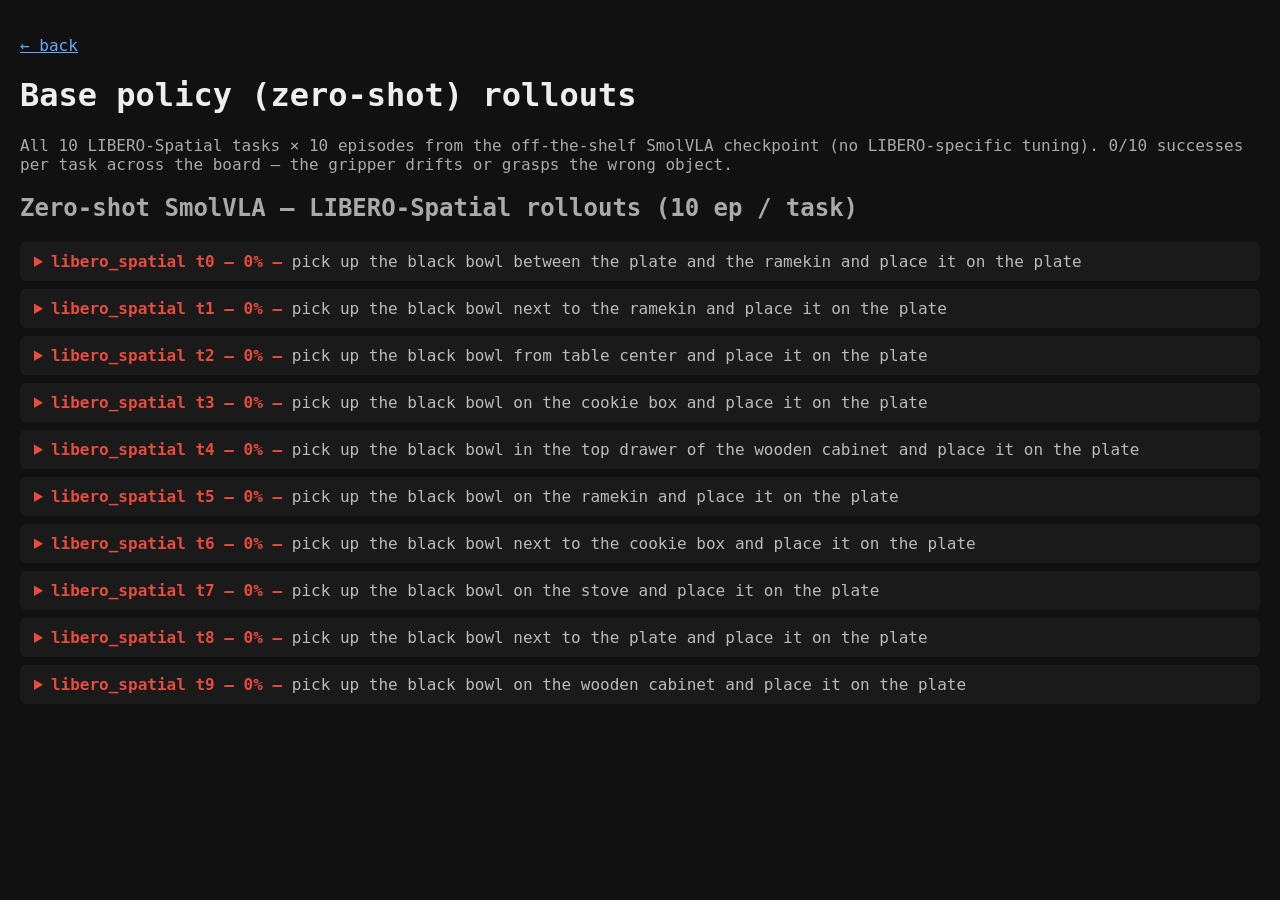
<file: blog/world-models/examples_policy_base.html>
<!DOCTYPE html><html><head><meta charset="utf-8"><title>Base policy (zero-shot) rollouts</title><style>body{background:#111;color:#eee;font-family:-apple-system,monospace;padding:20px;max-width:1500px;margin:auto}a{color:#6af}</style></head><body><p><a href="index.html">← back</a></p><h1>Base policy (zero-shot) rollouts</h1><p style="color:#aaa">All 10 LIBERO-Spatial tasks × 10 episodes from the off-the-shelf SmolVLA checkpoint (no LIBERO-specific tuning). 0/10 successes per task across the board — the gripper drifts or grasps the wrong object.</p><h2 style="color:#aaa;margin-top:20px">Zero-shot SmolVLA — LIBERO-Spatial rollouts (10 ep / task)</h2><details style="margin:8px 0;background:#1a1a1a;border-radius:6px;padding:10px 14px"><summary style="cursor:pointer;color:#e74c3c;font-weight:bold">libero_spatial t0 — 0% — <span style="font-weight:normal;color:#bbb">pick up the black bowl between the plate and the ramekin and place it on the plate</span></summary><div style="display:flex;flex-wrap:wrap;gap:8px;margin-top:10px"><div style="display:flex;flex-direction:column;align-items:center"><div style="font-size:12px;color:#aaa;margin-bottom:3px">ep 0 ❌</div><video width="200" preload="metadata" controls muted><source src="_assets/video_model_base_suite_libero_spatial_tid_0_ep_0.mp4" type="video/mp4"></video></div><div style="display:flex;flex-direction:column;align-items:center"><div style="font-size:12px;color:#aaa;margin-bottom:3px">ep 1 ❌</div><video width="200" preload="metadata" controls muted><source src="_assets/video_model_base_suite_libero_spatial_tid_0_ep_1.mp4" type="video/mp4"></video></div><div style="display:flex;flex-direction:column;align-items:center"><div style="font-size:12px;color:#aaa;margin-bottom:3px">ep 2 ❌</div><video width="200" preload="metadata" controls muted><source src="_assets/video_model_base_suite_libero_spatial_tid_0_ep_2.mp4" type="video/mp4"></video></div><div style="display:flex;flex-direction:column;align-items:center"><div style="font-size:12px;color:#aaa;margin-bottom:3px">ep 3 ❌</div><video width="200" preload="metadata" controls muted><source src="_assets/video_model_base_suite_libero_spatial_tid_0_ep_3.mp4" type="video/mp4"></video></div><div style="display:flex;flex-direction:column;align-items:center"><div style="font-size:12px;color:#aaa;margin-bottom:3px">ep 4 ❌</div><video width="200" preload="metadata" controls muted><source src="_assets/video_model_base_suite_libero_spatial_tid_0_ep_4.mp4" type="video/mp4"></video></div><div style="display:flex;flex-direction:column;align-items:center"><div style="font-size:12px;color:#aaa;margin-bottom:3px">ep 5 ❌</div><video width="200" preload="metadata" controls muted><source src="_assets/video_model_base_suite_libero_spatial_tid_0_ep_5.mp4" type="video/mp4"></video></div><div style="display:flex;flex-direction:column;align-items:center"><div style="font-size:12px;color:#aaa;margin-bottom:3px">ep 6 ❌</div><video width="200" preload="metadata" controls muted><source src="_assets/video_model_base_suite_libero_spatial_tid_0_ep_6.mp4" type="video/mp4"></video></div><div style="display:flex;flex-direction:column;align-items:center"><div style="font-size:12px;color:#aaa;margin-bottom:3px">ep 7 ❌</div><video width="200" preload="metadata" controls muted><source src="_assets/video_model_base_suite_libero_spatial_tid_0_ep_7.mp4" type="video/mp4"></video></div><div style="display:flex;flex-direction:column;align-items:center"><div style="font-size:12px;color:#aaa;margin-bottom:3px">ep 8 ❌</div><video width="200" preload="metadata" controls muted><source src="_assets/video_model_base_suite_libero_spatial_tid_0_ep_8.mp4" type="video/mp4"></video></div><div style="display:flex;flex-direction:column;align-items:center"><div style="font-size:12px;color:#aaa;margin-bottom:3px">ep 9 ❌</div><video width="200" preload="metadata" controls muted><source src="_assets/video_model_base_suite_libero_spatial_tid_0_ep_9.mp4" type="video/mp4"></video></div></div></details><details style="margin:8px 0;background:#1a1a1a;border-radius:6px;padding:10px 14px"><summary style="cursor:pointer;color:#e74c3c;font-weight:bold">libero_spatial t1 — 0% — <span style="font-weight:normal;color:#bbb">pick up the black bowl next to the ramekin and place it on the plate</span></summary><div style="display:flex;flex-wrap:wrap;gap:8px;margin-top:10px"><div style="display:flex;flex-direction:column;align-items:center"><div style="font-size:12px;color:#aaa;margin-bottom:3px">ep 0 ❌</div><video width="200" preload="metadata" controls muted><source src="_assets/video_model_base_suite_libero_spatial_tid_1_ep_0.mp4" type="video/mp4"></video></div><div style="display:flex;flex-direction:column;align-items:center"><div style="font-size:12px;color:#aaa;margin-bottom:3px">ep 1 ❌</div><video width="200" preload="metadata" controls muted><source src="_assets/video_model_base_suite_libero_spatial_tid_1_ep_1.mp4" type="video/mp4"></video></div><div style="display:flex;flex-direction:column;align-items:center"><div style="font-size:12px;color:#aaa;margin-bottom:3px">ep 2 ❌</div><video width="200" preload="metadata" controls muted><source src="_assets/video_model_base_suite_libero_spatial_tid_1_ep_2.mp4" type="video/mp4"></video></div><div style="display:flex;flex-direction:column;align-items:center"><div style="font-size:12px;color:#aaa;margin-bottom:3px">ep 3 ❌</div><video width="200" preload="metadata" controls muted><source src="_assets/video_model_base_suite_libero_spatial_tid_1_ep_3.mp4" type="video/mp4"></video></div><div style="display:flex;flex-direction:column;align-items:center"><div style="font-size:12px;color:#aaa;margin-bottom:3px">ep 4 ❌</div><video width="200" preload="metadata" controls muted><source src="_assets/video_model_base_suite_libero_spatial_tid_1_ep_4.mp4" type="video/mp4"></video></div><div style="display:flex;flex-direction:column;align-items:center"><div style="font-size:12px;color:#aaa;margin-bottom:3px">ep 5 ❌</div><video width="200" preload="metadata" controls muted><source src="_assets/video_model_base_suite_libero_spatial_tid_1_ep_5.mp4" type="video/mp4"></video></div><div style="display:flex;flex-direction:column;align-items:center"><div style="font-size:12px;color:#aaa;margin-bottom:3px">ep 6 ❌</div><video width="200" preload="metadata" controls muted><source src="_assets/video_model_base_suite_libero_spatial_tid_1_ep_6.mp4" type="video/mp4"></video></div><div style="display:flex;flex-direction:column;align-items:center"><div style="font-size:12px;color:#aaa;margin-bottom:3px">ep 7 ❌</div><video width="200" preload="metadata" controls muted><source src="_assets/video_model_base_suite_libero_spatial_tid_1_ep_7.mp4" type="video/mp4"></video></div><div style="display:flex;flex-direction:column;align-items:center"><div style="font-size:12px;color:#aaa;margin-bottom:3px">ep 8 ❌</div><video width="200" preload="metadata" controls muted><source src="_assets/video_model_base_suite_libero_spatial_tid_1_ep_8.mp4" type="video/mp4"></video></div><div style="display:flex;flex-direction:column;align-items:center"><div style="font-size:12px;color:#aaa;margin-bottom:3px">ep 9 ❌</div><video width="200" preload="metadata" controls muted><source src="_assets/video_model_base_suite_libero_spatial_tid_1_ep_9.mp4" type="video/mp4"></video></div></div></details><details style="margin:8px 0;background:#1a1a1a;border-radius:6px;padding:10px 14px"><summary style="cursor:pointer;color:#e74c3c;font-weight:bold">libero_spatial t2 — 0% — <span style="font-weight:normal;color:#bbb">pick up the black bowl from table center and place it on the plate</span></summary><div style="display:flex;flex-wrap:wrap;gap:8px;margin-top:10px"><div style="display:flex;flex-direction:column;align-items:center"><div style="font-size:12px;color:#aaa;margin-bottom:3px">ep 0 ❌</div><video width="200" preload="metadata" controls muted><source src="_assets/video_model_base_suite_libero_spatial_tid_2_ep_0.mp4" type="video/mp4"></video></div><div style="display:flex;flex-direction:column;align-items:center"><div style="font-size:12px;color:#aaa;margin-bottom:3px">ep 1 ❌</div><video width="200" preload="metadata" controls muted><source src="_assets/video_model_base_suite_libero_spatial_tid_2_ep_1.mp4" type="video/mp4"></video></div><div style="display:flex;flex-direction:column;align-items:center"><div style="font-size:12px;color:#aaa;margin-bottom:3px">ep 2 ❌</div><video width="200" preload="metadata" controls muted><source src="_assets/video_model_base_suite_libero_spatial_tid_2_ep_2.mp4" type="video/mp4"></video></div><div style="display:flex;flex-direction:column;align-items:center"><div style="font-size:12px;color:#aaa;margin-bottom:3px">ep 3 ❌</div><video width="200" preload="metadata" controls muted><source src="_assets/video_model_base_suite_libero_spatial_tid_2_ep_3.mp4" type="video/mp4"></video></div><div style="display:flex;flex-direction:column;align-items:center"><div style="font-size:12px;color:#aaa;margin-bottom:3px">ep 4 ❌</div><video width="200" preload="metadata" controls muted><source src="_assets/video_model_base_suite_libero_spatial_tid_2_ep_4.mp4" type="video/mp4"></video></div><div style="display:flex;flex-direction:column;align-items:center"><div style="font-size:12px;color:#aaa;margin-bottom:3px">ep 5 ❌</div><video width="200" preload="metadata" controls muted><source src="_assets/video_model_base_suite_libero_spatial_tid_2_ep_5.mp4" type="video/mp4"></video></div><div style="display:flex;flex-direction:column;align-items:center"><div style="font-size:12px;color:#aaa;margin-bottom:3px">ep 6 ❌</div><video width="200" preload="metadata" controls muted><source src="_assets/video_model_base_suite_libero_spatial_tid_2_ep_6.mp4" type="video/mp4"></video></div><div style="display:flex;flex-direction:column;align-items:center"><div style="font-size:12px;color:#aaa;margin-bottom:3px">ep 7 ❌</div><video width="200" preload="metadata" controls muted><source src="_assets/video_model_base_suite_libero_spatial_tid_2_ep_7.mp4" type="video/mp4"></video></div><div style="display:flex;flex-direction:column;align-items:center"><div style="font-size:12px;color:#aaa;margin-bottom:3px">ep 8 ❌</div><video width="200" preload="metadata" controls muted><source src="_assets/video_model_base_suite_libero_spatial_tid_2_ep_8.mp4" type="video/mp4"></video></div><div style="display:flex;flex-direction:column;align-items:center"><div style="font-size:12px;color:#aaa;margin-bottom:3px">ep 9 ❌</div><video width="200" preload="metadata" controls muted><source src="_assets/video_model_base_suite_libero_spatial_tid_2_ep_9.mp4" type="video/mp4"></video></div></div></details><details style="margin:8px 0;background:#1a1a1a;border-radius:6px;padding:10px 14px"><summary style="cursor:pointer;color:#e74c3c;font-weight:bold">libero_spatial t3 — 0% — <span style="font-weight:normal;color:#bbb">pick up the black bowl on the cookie box and place it on the plate</span></summary><div style="display:flex;flex-wrap:wrap;gap:8px;margin-top:10px"><div style="display:flex;flex-direction:column;align-items:center"><div style="font-size:12px;color:#aaa;margin-bottom:3px">ep 0 ❌</div><video width="200" preload="metadata" controls muted><source src="_assets/video_model_base_suite_libero_spatial_tid_3_ep_0.mp4" type="video/mp4"></video></div><div style="display:flex;flex-direction:column;align-items:center"><div style="font-size:12px;color:#aaa;margin-bottom:3px">ep 1 ❌</div><video width="200" preload="metadata" controls muted><source src="_assets/video_model_base_suite_libero_spatial_tid_3_ep_1.mp4" type="video/mp4"></video></div><div style="display:flex;flex-direction:column;align-items:center"><div style="font-size:12px;color:#aaa;margin-bottom:3px">ep 2 ❌</div><video width="200" preload="metadata" controls muted><source src="_assets/video_model_base_suite_libero_spatial_tid_3_ep_2.mp4" type="video/mp4"></video></div><div style="display:flex;flex-direction:column;align-items:center"><div style="font-size:12px;color:#aaa;margin-bottom:3px">ep 3 ❌</div><video width="200" preload="metadata" controls muted><source src="_assets/video_model_base_suite_libero_spatial_tid_3_ep_3.mp4" type="video/mp4"></video></div><div style="display:flex;flex-direction:column;align-items:center"><div style="font-size:12px;color:#aaa;margin-bottom:3px">ep 4 ❌</div><video width="200" preload="metadata" controls muted><source src="_assets/video_model_base_suite_libero_spatial_tid_3_ep_4.mp4" type="video/mp4"></video></div><div style="display:flex;flex-direction:column;align-items:center"><div style="font-size:12px;color:#aaa;margin-bottom:3px">ep 5 ❌</div><video width="200" preload="metadata" controls muted><source src="_assets/video_model_base_suite_libero_spatial_tid_3_ep_5.mp4" type="video/mp4"></video></div><div style="display:flex;flex-direction:column;align-items:center"><div style="font-size:12px;color:#aaa;margin-bottom:3px">ep 6 ❌</div><video width="200" preload="metadata" controls muted><source src="_assets/video_model_base_suite_libero_spatial_tid_3_ep_6.mp4" type="video/mp4"></video></div><div style="display:flex;flex-direction:column;align-items:center"><div style="font-size:12px;color:#aaa;margin-bottom:3px">ep 7 ❌</div><video width="200" preload="metadata" controls muted><source src="_assets/video_model_base_suite_libero_spatial_tid_3_ep_7.mp4" type="video/mp4"></video></div><div style="display:flex;flex-direction:column;align-items:center"><div style="font-size:12px;color:#aaa;margin-bottom:3px">ep 8 ❌</div><video width="200" preload="metadata" controls muted><source src="_assets/video_model_base_suite_libero_spatial_tid_3_ep_8.mp4" type="video/mp4"></video></div><div style="display:flex;flex-direction:column;align-items:center"><div style="font-size:12px;color:#aaa;margin-bottom:3px">ep 9 ❌</div><video width="200" preload="metadata" controls muted><source src="_assets/video_model_base_suite_libero_spatial_tid_3_ep_9.mp4" type="video/mp4"></video></div></div></details><details style="margin:8px 0;background:#1a1a1a;border-radius:6px;padding:10px 14px"><summary style="cursor:pointer;color:#e74c3c;font-weight:bold">libero_spatial t4 — 0% — <span style="font-weight:normal;color:#bbb">pick up the black bowl in the top drawer of the wooden cabinet and place it on the plate</span></summary><div style="display:flex;flex-wrap:wrap;gap:8px;margin-top:10px"><div style="display:flex;flex-direction:column;align-items:center"><div style="font-size:12px;color:#aaa;margin-bottom:3px">ep 0 ❌</div><video width="200" preload="metadata" controls muted><source src="_assets/video_model_base_suite_libero_spatial_tid_4_ep_0.mp4" type="video/mp4"></video></div><div style="display:flex;flex-direction:column;align-items:center"><div style="font-size:12px;color:#aaa;margin-bottom:3px">ep 1 ❌</div><video width="200" preload="metadata" controls muted><source src="_assets/video_model_base_suite_libero_spatial_tid_4_ep_1.mp4" type="video/mp4"></video></div><div style="display:flex;flex-direction:column;align-items:center"><div style="font-size:12px;color:#aaa;margin-bottom:3px">ep 2 ❌</div><video width="200" preload="metadata" controls muted><source src="_assets/video_model_base_suite_libero_spatial_tid_4_ep_2.mp4" type="video/mp4"></video></div><div style="display:flex;flex-direction:column;align-items:center"><div style="font-size:12px;color:#aaa;margin-bottom:3px">ep 3 ❌</div><video width="200" preload="metadata" controls muted><source src="_assets/video_model_base_suite_libero_spatial_tid_4_ep_3.mp4" type="video/mp4"></video></div><div style="display:flex;flex-direction:column;align-items:center"><div style="font-size:12px;color:#aaa;margin-bottom:3px">ep 4 ❌</div><video width="200" preload="metadata" controls muted><source src="_assets/video_model_base_suite_libero_spatial_tid_4_ep_4.mp4" type="video/mp4"></video></div><div style="display:flex;flex-direction:column;align-items:center"><div style="font-size:12px;color:#aaa;margin-bottom:3px">ep 5 ❌</div><video width="200" preload="metadata" controls muted><source src="_assets/video_model_base_suite_libero_spatial_tid_4_ep_5.mp4" type="video/mp4"></video></div><div style="display:flex;flex-direction:column;align-items:center"><div style="font-size:12px;color:#aaa;margin-bottom:3px">ep 6 ❌</div><video width="200" preload="metadata" controls muted><source src="_assets/video_model_base_suite_libero_spatial_tid_4_ep_6.mp4" type="video/mp4"></video></div><div style="display:flex;flex-direction:column;align-items:center"><div style="font-size:12px;color:#aaa;margin-bottom:3px">ep 7 ❌</div><video width="200" preload="metadata" controls muted><source src="_assets/video_model_base_suite_libero_spatial_tid_4_ep_7.mp4" type="video/mp4"></video></div><div style="display:flex;flex-direction:column;align-items:center"><div style="font-size:12px;color:#aaa;margin-bottom:3px">ep 8 ❌</div><video width="200" preload="metadata" controls muted><source src="_assets/video_model_base_suite_libero_spatial_tid_4_ep_8.mp4" type="video/mp4"></video></div><div style="display:flex;flex-direction:column;align-items:center"><div style="font-size:12px;color:#aaa;margin-bottom:3px">ep 9 ❌</div><video width="200" preload="metadata" controls muted><source src="_assets/video_model_base_suite_libero_spatial_tid_4_ep_9.mp4" type="video/mp4"></video></div></div></details><details style="margin:8px 0;background:#1a1a1a;border-radius:6px;padding:10px 14px"><summary style="cursor:pointer;color:#e74c3c;font-weight:bold">libero_spatial t5 — 0% — <span style="font-weight:normal;color:#bbb">pick up the black bowl on the ramekin and place it on the plate</span></summary><div style="display:flex;flex-wrap:wrap;gap:8px;margin-top:10px"><div style="display:flex;flex-direction:column;align-items:center"><div style="font-size:12px;color:#aaa;margin-bottom:3px">ep 0 ❌</div><video width="200" preload="metadata" controls muted><source src="_assets/video_model_base_suite_libero_spatial_tid_5_ep_0.mp4" type="video/mp4"></video></div><div style="display:flex;flex-direction:column;align-items:center"><div style="font-size:12px;color:#aaa;margin-bottom:3px">ep 1 ❌</div><video width="200" preload="metadata" controls muted><source src="_assets/video_model_base_suite_libero_spatial_tid_5_ep_1.mp4" type="video/mp4"></video></div><div style="display:flex;flex-direction:column;align-items:center"><div style="font-size:12px;color:#aaa;margin-bottom:3px">ep 2 ❌</div><video width="200" preload="metadata" controls muted><source src="_assets/video_model_base_suite_libero_spatial_tid_5_ep_2.mp4" type="video/mp4"></video></div><div style="display:flex;flex-direction:column;align-items:center"><div style="font-size:12px;color:#aaa;margin-bottom:3px">ep 3 ❌</div><video width="200" preload="metadata" controls muted><source src="_assets/video_model_base_suite_libero_spatial_tid_5_ep_3.mp4" type="video/mp4"></video></div><div style="display:flex;flex-direction:column;align-items:center"><div style="font-size:12px;color:#aaa;margin-bottom:3px">ep 4 ❌</div><video width="200" preload="metadata" controls muted><source src="_assets/video_model_base_suite_libero_spatial_tid_5_ep_4.mp4" type="video/mp4"></video></div><div style="display:flex;flex-direction:column;align-items:center"><div style="font-size:12px;color:#aaa;margin-bottom:3px">ep 5 ❌</div><video width="200" preload="metadata" controls muted><source src="_assets/video_model_base_suite_libero_spatial_tid_5_ep_5.mp4" type="video/mp4"></video></div><div style="display:flex;flex-direction:column;align-items:center"><div style="font-size:12px;color:#aaa;margin-bottom:3px">ep 6 ❌</div><video width="200" preload="metadata" controls muted><source src="_assets/video_model_base_suite_libero_spatial_tid_5_ep_6.mp4" type="video/mp4"></video></div><div style="display:flex;flex-direction:column;align-items:center"><div style="font-size:12px;color:#aaa;margin-bottom:3px">ep 7 ❌</div><video width="200" preload="metadata" controls muted><source src="_assets/video_model_base_suite_libero_spatial_tid_5_ep_7.mp4" type="video/mp4"></video></div><div style="display:flex;flex-direction:column;align-items:center"><div style="font-size:12px;color:#aaa;margin-bottom:3px">ep 8 ❌</div><video width="200" preload="metadata" controls muted><source src="_assets/video_model_base_suite_libero_spatial_tid_5_ep_8.mp4" type="video/mp4"></video></div><div style="display:flex;flex-direction:column;align-items:center"><div style="font-size:12px;color:#aaa;margin-bottom:3px">ep 9 ❌</div><video width="200" preload="metadata" controls muted><source src="_assets/video_model_base_suite_libero_spatial_tid_5_ep_9.mp4" type="video/mp4"></video></div></div></details><details style="margin:8px 0;background:#1a1a1a;border-radius:6px;padding:10px 14px"><summary style="cursor:pointer;color:#e74c3c;font-weight:bold">libero_spatial t6 — 0% — <span style="font-weight:normal;color:#bbb">pick up the black bowl next to the cookie box and place it on the plate</span></summary><div style="display:flex;flex-wrap:wrap;gap:8px;margin-top:10px"><div style="display:flex;flex-direction:column;align-items:center"><div style="font-size:12px;color:#aaa;margin-bottom:3px">ep 0 ❌</div><video width="200" preload="metadata" controls muted><source src="_assets/video_model_base_suite_libero_spatial_tid_6_ep_0.mp4" type="video/mp4"></video></div><div style="display:flex;flex-direction:column;align-items:center"><div style="font-size:12px;color:#aaa;margin-bottom:3px">ep 1 ❌</div><video width="200" preload="metadata" controls muted><source src="_assets/video_model_base_suite_libero_spatial_tid_6_ep_1.mp4" type="video/mp4"></video></div><div style="display:flex;flex-direction:column;align-items:center"><div style="font-size:12px;color:#aaa;margin-bottom:3px">ep 2 ❌</div><video width="200" preload="metadata" controls muted><source src="_assets/video_model_base_suite_libero_spatial_tid_6_ep_2.mp4" type="video/mp4"></video></div><div style="display:flex;flex-direction:column;align-items:center"><div style="font-size:12px;color:#aaa;margin-bottom:3px">ep 3 ❌</div><video width="200" preload="metadata" controls muted><source src="_assets/video_model_base_suite_libero_spatial_tid_6_ep_3.mp4" type="video/mp4"></video></div><div style="display:flex;flex-direction:column;align-items:center"><div style="font-size:12px;color:#aaa;margin-bottom:3px">ep 4 ❌</div><video width="200" preload="metadata" controls muted><source src="_assets/video_model_base_suite_libero_spatial_tid_6_ep_4.mp4" type="video/mp4"></video></div><div style="display:flex;flex-direction:column;align-items:center"><div style="font-size:12px;color:#aaa;margin-bottom:3px">ep 5 ❌</div><video width="200" preload="metadata" controls muted><source src="_assets/video_model_base_suite_libero_spatial_tid_6_ep_5.mp4" type="video/mp4"></video></div><div style="display:flex;flex-direction:column;align-items:center"><div style="font-size:12px;color:#aaa;margin-bottom:3px">ep 6 ❌</div><video width="200" preload="metadata" controls muted><source src="_assets/video_model_base_suite_libero_spatial_tid_6_ep_6.mp4" type="video/mp4"></video></div><div style="display:flex;flex-direction:column;align-items:center"><div style="font-size:12px;color:#aaa;margin-bottom:3px">ep 7 ❌</div><video width="200" preload="metadata" controls muted><source src="_assets/video_model_base_suite_libero_spatial_tid_6_ep_7.mp4" type="video/mp4"></video></div><div style="display:flex;flex-direction:column;align-items:center"><div style="font-size:12px;color:#aaa;margin-bottom:3px">ep 8 ❌</div><video width="200" preload="metadata" controls muted><source src="_assets/video_model_base_suite_libero_spatial_tid_6_ep_8.mp4" type="video/mp4"></video></div><div style="display:flex;flex-direction:column;align-items:center"><div style="font-size:12px;color:#aaa;margin-bottom:3px">ep 9 ❌</div><video width="200" preload="metadata" controls muted><source src="_assets/video_model_base_suite_libero_spatial_tid_6_ep_9.mp4" type="video/mp4"></video></div></div></details><details style="margin:8px 0;background:#1a1a1a;border-radius:6px;padding:10px 14px"><summary style="cursor:pointer;color:#e74c3c;font-weight:bold">libero_spatial t7 — 0% — <span style="font-weight:normal;color:#bbb">pick up the black bowl on the stove and place it on the plate</span></summary><div style="display:flex;flex-wrap:wrap;gap:8px;margin-top:10px"><div style="display:flex;flex-direction:column;align-items:center"><div style="font-size:12px;color:#aaa;margin-bottom:3px">ep 0 ❌</div><video width="200" preload="metadata" controls muted><source src="_assets/video_model_base_suite_libero_spatial_tid_7_ep_0.mp4" type="video/mp4"></video></div><div style="display:flex;flex-direction:column;align-items:center"><div style="font-size:12px;color:#aaa;margin-bottom:3px">ep 1 ❌</div><video width="200" preload="metadata" controls muted><source src="_assets/video_model_base_suite_libero_spatial_tid_7_ep_1.mp4" type="video/mp4"></video></div><div style="display:flex;flex-direction:column;align-items:center"><div style="font-size:12px;color:#aaa;margin-bottom:3px">ep 2 ❌</div><video width="200" preload="metadata" controls muted><source src="_assets/video_model_base_suite_libero_spatial_tid_7_ep_2.mp4" type="video/mp4"></video></div><div style="display:flex;flex-direction:column;align-items:center"><div style="font-size:12px;color:#aaa;margin-bottom:3px">ep 3 ❌</div><video width="200" preload="metadata" controls muted><source src="_assets/video_model_base_suite_libero_spatial_tid_7_ep_3.mp4" type="video/mp4"></video></div><div style="display:flex;flex-direction:column;align-items:center"><div style="font-size:12px;color:#aaa;margin-bottom:3px">ep 4 ❌</div><video width="200" preload="metadata" controls muted><source src="_assets/video_model_base_suite_libero_spatial_tid_7_ep_4.mp4" type="video/mp4"></video></div><div style="display:flex;flex-direction:column;align-items:center"><div style="font-size:12px;color:#aaa;margin-bottom:3px">ep 5 ❌</div><video width="200" preload="metadata" controls muted><source src="_assets/video_model_base_suite_libero_spatial_tid_7_ep_5.mp4" type="video/mp4"></video></div><div style="display:flex;flex-direction:column;align-items:center"><div style="font-size:12px;color:#aaa;margin-bottom:3px">ep 6 ❌</div><video width="200" preload="metadata" controls muted><source src="_assets/video_model_base_suite_libero_spatial_tid_7_ep_6.mp4" type="video/mp4"></video></div><div style="display:flex;flex-direction:column;align-items:center"><div style="font-size:12px;color:#aaa;margin-bottom:3px">ep 7 ❌</div><video width="200" preload="metadata" controls muted><source src="_assets/video_model_base_suite_libero_spatial_tid_7_ep_7.mp4" type="video/mp4"></video></div><div style="display:flex;flex-direction:column;align-items:center"><div style="font-size:12px;color:#aaa;margin-bottom:3px">ep 8 ❌</div><video width="200" preload="metadata" controls muted><source src="_assets/video_model_base_suite_libero_spatial_tid_7_ep_8.mp4" type="video/mp4"></video></div><div style="display:flex;flex-direction:column;align-items:center"><div style="font-size:12px;color:#aaa;margin-bottom:3px">ep 9 ❌</div><video width="200" preload="metadata" controls muted><source src="_assets/video_model_base_suite_libero_spatial_tid_7_ep_9.mp4" type="video/mp4"></video></div></div></details><details style="margin:8px 0;background:#1a1a1a;border-radius:6px;padding:10px 14px"><summary style="cursor:pointer;color:#e74c3c;font-weight:bold">libero_spatial t8 — 0% — <span style="font-weight:normal;color:#bbb">pick up the black bowl next to the plate and place it on the plate</span></summary><div style="display:flex;flex-wrap:wrap;gap:8px;margin-top:10px"><div style="display:flex;flex-direction:column;align-items:center"><div style="font-size:12px;color:#aaa;margin-bottom:3px">ep 0 ❌</div><video width="200" preload="metadata" controls muted><source src="_assets/video_model_base_suite_libero_spatial_tid_8_ep_0.mp4" type="video/mp4"></video></div><div style="display:flex;flex-direction:column;align-items:center"><div style="font-size:12px;color:#aaa;margin-bottom:3px">ep 1 ❌</div><video width="200" preload="metadata" controls muted><source src="_assets/video_model_base_suite_libero_spatial_tid_8_ep_1.mp4" type="video/mp4"></video></div><div style="display:flex;flex-direction:column;align-items:center"><div style="font-size:12px;color:#aaa;margin-bottom:3px">ep 2 ❌</div><video width="200" preload="metadata" controls muted><source src="_assets/video_model_base_suite_libero_spatial_tid_8_ep_2.mp4" type="video/mp4"></video></div><div style="display:flex;flex-direction:column;align-items:center"><div style="font-size:12px;color:#aaa;margin-bottom:3px">ep 3 ❌</div><video width="200" preload="metadata" controls muted><source src="_assets/video_model_base_suite_libero_spatial_tid_8_ep_3.mp4" type="video/mp4"></video></div><div style="display:flex;flex-direction:column;align-items:center"><div style="font-size:12px;color:#aaa;margin-bottom:3px">ep 4 ❌</div><video width="200" preload="metadata" controls muted><source src="_assets/video_model_base_suite_libero_spatial_tid_8_ep_4.mp4" type="video/mp4"></video></div><div style="display:flex;flex-direction:column;align-items:center"><div style="font-size:12px;color:#aaa;margin-bottom:3px">ep 5 ❌</div><video width="200" preload="metadata" controls muted><source src="_assets/video_model_base_suite_libero_spatial_tid_8_ep_5.mp4" type="video/mp4"></video></div><div style="display:flex;flex-direction:column;align-items:center"><div style="font-size:12px;color:#aaa;margin-bottom:3px">ep 6 ❌</div><video width="200" preload="metadata" controls muted><source src="_assets/video_model_base_suite_libero_spatial_tid_8_ep_6.mp4" type="video/mp4"></video></div><div style="display:flex;flex-direction:column;align-items:center"><div style="font-size:12px;color:#aaa;margin-bottom:3px">ep 7 ❌</div><video width="200" preload="metadata" controls muted><source src="_assets/video_model_base_suite_libero_spatial_tid_8_ep_7.mp4" type="video/mp4"></video></div><div style="display:flex;flex-direction:column;align-items:center"><div style="font-size:12px;color:#aaa;margin-bottom:3px">ep 8 ❌</div><video width="200" preload="metadata" controls muted><source src="_assets/video_model_base_suite_libero_spatial_tid_8_ep_8.mp4" type="video/mp4"></video></div><div style="display:flex;flex-direction:column;align-items:center"><div style="font-size:12px;color:#aaa;margin-bottom:3px">ep 9 ❌</div><video width="200" preload="metadata" controls muted><source src="_assets/video_model_base_suite_libero_spatial_tid_8_ep_9.mp4" type="video/mp4"></video></div></div></details><details style="margin:8px 0;background:#1a1a1a;border-radius:6px;padding:10px 14px"><summary style="cursor:pointer;color:#e74c3c;font-weight:bold">libero_spatial t9 — 0% — <span style="font-weight:normal;color:#bbb">pick up the black bowl on the wooden cabinet and place it on the plate</span></summary><div style="display:flex;flex-wrap:wrap;gap:8px;margin-top:10px"><div style="display:flex;flex-direction:column;align-items:center"><div style="font-size:12px;color:#aaa;margin-bottom:3px">ep 0 ❌</div><video width="200" preload="metadata" controls muted><source src="_assets/video_model_base_suite_libero_spatial_tid_9_ep_0.mp4" type="video/mp4"></video></div><div style="display:flex;flex-direction:column;align-items:center"><div style="font-size:12px;color:#aaa;margin-bottom:3px">ep 1 ❌</div><video width="200" preload="metadata" controls muted><source src="_assets/video_model_base_suite_libero_spatial_tid_9_ep_1.mp4" type="video/mp4"></video></div><div style="display:flex;flex-direction:column;align-items:center"><div style="font-size:12px;color:#aaa;margin-bottom:3px">ep 2 ❌</div><video width="200" preload="metadata" controls muted><source src="_assets/video_model_base_suite_libero_spatial_tid_9_ep_2.mp4" type="video/mp4"></video></div><div style="display:flex;flex-direction:column;align-items:center"><div style="font-size:12px;color:#aaa;margin-bottom:3px">ep 3 ❌</div><video width="200" preload="metadata" controls muted><source src="_assets/video_model_base_suite_libero_spatial_tid_9_ep_3.mp4" type="video/mp4"></video></div><div style="display:flex;flex-direction:column;align-items:center"><div style="font-size:12px;color:#aaa;margin-bottom:3px">ep 4 ❌</div><video width="200" preload="metadata" controls muted><source src="_assets/video_model_base_suite_libero_spatial_tid_9_ep_4.mp4" type="video/mp4"></video></div><div style="display:flex;flex-direction:column;align-items:center"><div style="font-size:12px;color:#aaa;margin-bottom:3px">ep 5 ❌</div><video width="200" preload="metadata" controls muted><source src="_assets/video_model_base_suite_libero_spatial_tid_9_ep_5.mp4" type="video/mp4"></video></div><div style="display:flex;flex-direction:column;align-items:center"><div style="font-size:12px;color:#aaa;margin-bottom:3px">ep 6 ❌</div><video width="200" preload="metadata" controls muted><source src="_assets/video_model_base_suite_libero_spatial_tid_9_ep_6.mp4" type="video/mp4"></video></div><div style="display:flex;flex-direction:column;align-items:center"><div style="font-size:12px;color:#aaa;margin-bottom:3px">ep 7 ❌</div><video width="200" preload="metadata" controls muted><source src="_assets/video_model_base_suite_libero_spatial_tid_9_ep_7.mp4" type="video/mp4"></video></div><div style="display:flex;flex-direction:column;align-items:center"><div style="font-size:12px;color:#aaa;margin-bottom:3px">ep 8 ❌</div><video width="200" preload="metadata" controls muted><source src="_assets/video_model_base_suite_libero_spatial_tid_9_ep_8.mp4" type="video/mp4"></video></div><div style="display:flex;flex-direction:column;align-items:center"><div style="font-size:12px;color:#aaa;margin-bottom:3px">ep 9 ❌</div><video width="200" preload="metadata" controls muted><source src="_assets/video_model_base_suite_libero_spatial_tid_9_ep_9.mp4" type="video/mp4"></video></div></div></details></body></html>
</file>
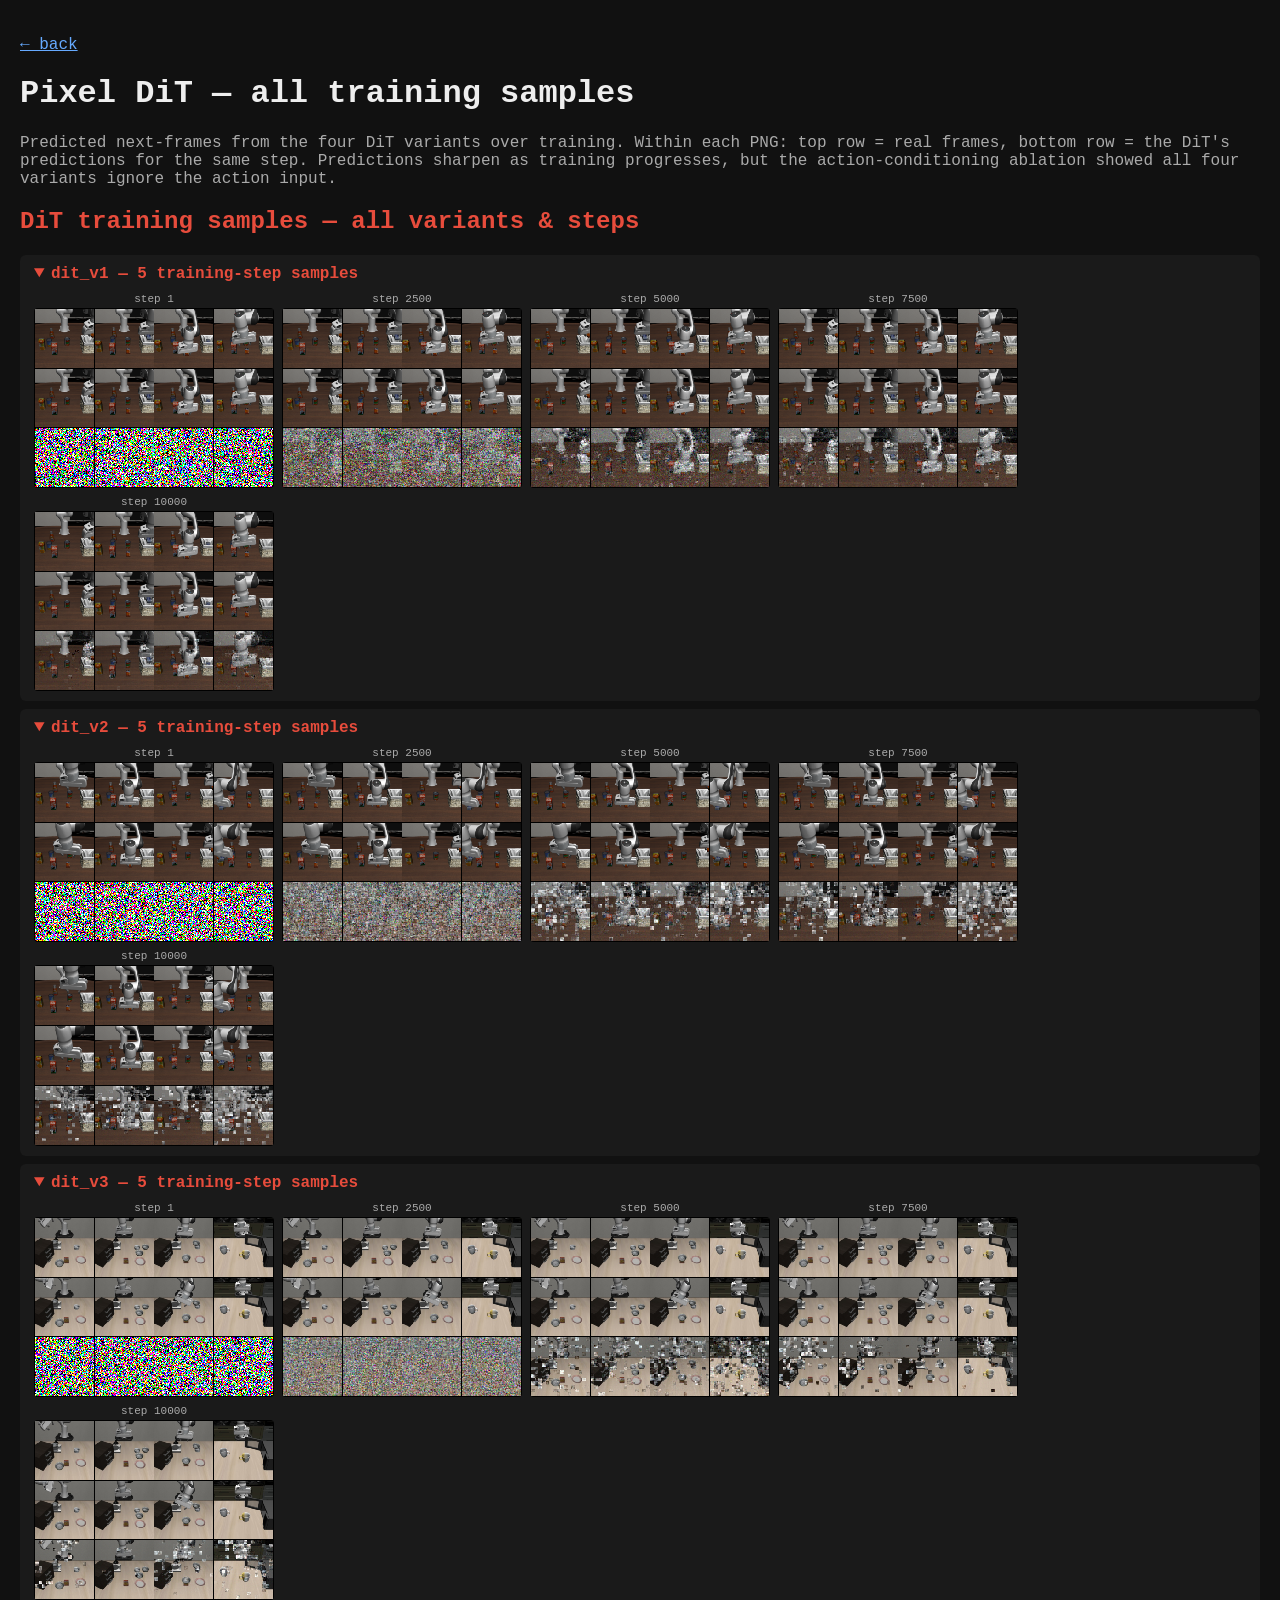
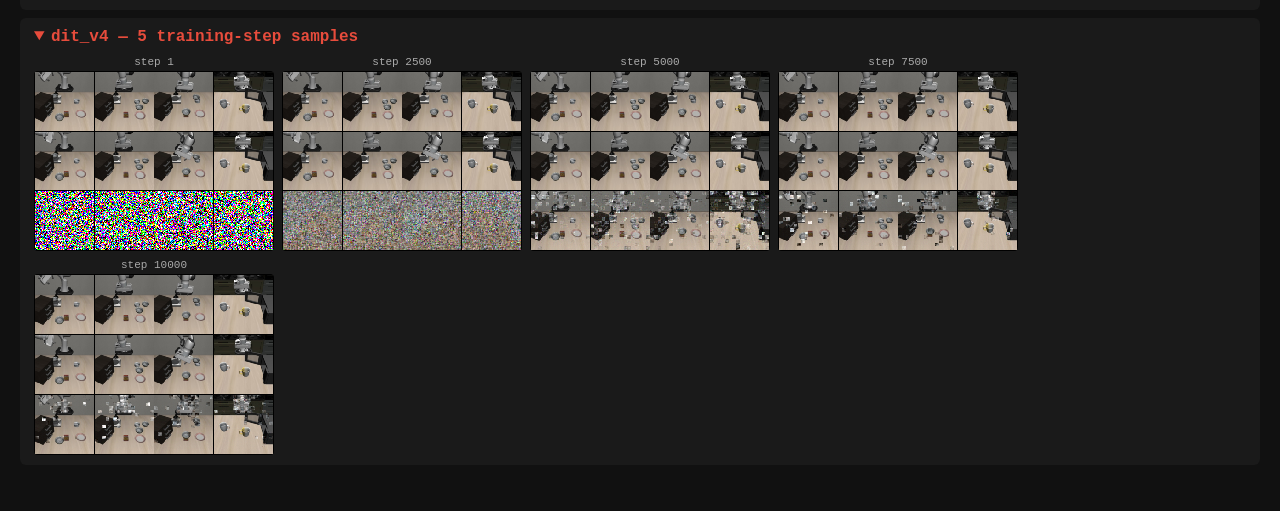
<file: blog/world-models/examples_policy_dit_samples.html>
<!DOCTYPE html><html><head><meta charset="utf-8"><title>Pixel DiT — all training samples</title><style>body{background:#111;color:#eee;font-family:-apple-system,monospace;padding:20px;max-width:1500px;margin:auto}a{color:#6af}</style></head><body><p><a href="index.html">← back</a></p><h1>Pixel DiT — all training samples</h1><p style="color:#aaa">Predicted next-frames from the four DiT variants over training. Within each PNG: top row = real frames, bottom row = the DiT's predictions for the same step. Predictions sharpen as training progresses, but the action-conditioning ablation showed all four variants ignore the action input.</p><h2 style="color:#e74c3c;margin-top:20px">DiT training samples — all variants &amp; steps</h2><details style="margin:8px 0;background:#1a1a1a;border-radius:6px;padding:10px 14px" open><summary style="cursor:pointer;color:#e74c3c;font-weight:bold">dit_v1 — 5 training-step samples</summary><div style="display:flex;flex-wrap:wrap;gap:8px;margin-top:10px"><div style="display:flex;flex-direction:column;align-items:center"><div style="font-size:11px;color:#aaa;margin-bottom:3px">step 1</div><img src="_assets/dit_image_run_dit_v1_step_1.png" style="width:240px;border-radius:4px;image-rendering:pixelated"></div><div style="display:flex;flex-direction:column;align-items:center"><div style="font-size:11px;color:#aaa;margin-bottom:3px">step 2500</div><img src="_assets/dit_image_run_dit_v1_step_2500.png" style="width:240px;border-radius:4px;image-rendering:pixelated"></div><div style="display:flex;flex-direction:column;align-items:center"><div style="font-size:11px;color:#aaa;margin-bottom:3px">step 5000</div><img src="_assets/dit_image_run_dit_v1_step_5000.png" style="width:240px;border-radius:4px;image-rendering:pixelated"></div><div style="display:flex;flex-direction:column;align-items:center"><div style="font-size:11px;color:#aaa;margin-bottom:3px">step 7500</div><img src="_assets/dit_image_run_dit_v1_step_7500.png" style="width:240px;border-radius:4px;image-rendering:pixelated"></div><div style="display:flex;flex-direction:column;align-items:center"><div style="font-size:11px;color:#aaa;margin-bottom:3px">step 10000</div><img src="_assets/dit_image_run_dit_v1_step_10000.png" style="width:240px;border-radius:4px;image-rendering:pixelated"></div></div></details><details style="margin:8px 0;background:#1a1a1a;border-radius:6px;padding:10px 14px" open><summary style="cursor:pointer;color:#e74c3c;font-weight:bold">dit_v2 — 5 training-step samples</summary><div style="display:flex;flex-wrap:wrap;gap:8px;margin-top:10px"><div style="display:flex;flex-direction:column;align-items:center"><div style="font-size:11px;color:#aaa;margin-bottom:3px">step 1</div><img src="_assets/dit_image_run_dit_v2_step_1.png" style="width:240px;border-radius:4px;image-rendering:pixelated"></div><div style="display:flex;flex-direction:column;align-items:center"><div style="font-size:11px;color:#aaa;margin-bottom:3px">step 2500</div><img src="_assets/dit_image_run_dit_v2_step_2500.png" style="width:240px;border-radius:4px;image-rendering:pixelated"></div><div style="display:flex;flex-direction:column;align-items:center"><div style="font-size:11px;color:#aaa;margin-bottom:3px">step 5000</div><img src="_assets/dit_image_run_dit_v2_step_5000.png" style="width:240px;border-radius:4px;image-rendering:pixelated"></div><div style="display:flex;flex-direction:column;align-items:center"><div style="font-size:11px;color:#aaa;margin-bottom:3px">step 7500</div><img src="_assets/dit_image_run_dit_v2_step_7500.png" style="width:240px;border-radius:4px;image-rendering:pixelated"></div><div style="display:flex;flex-direction:column;align-items:center"><div style="font-size:11px;color:#aaa;margin-bottom:3px">step 10000</div><img src="_assets/dit_image_run_dit_v2_step_10000.png" style="width:240px;border-radius:4px;image-rendering:pixelated"></div></div></details><details style="margin:8px 0;background:#1a1a1a;border-radius:6px;padding:10px 14px" open><summary style="cursor:pointer;color:#e74c3c;font-weight:bold">dit_v3 — 5 training-step samples</summary><div style="display:flex;flex-wrap:wrap;gap:8px;margin-top:10px"><div style="display:flex;flex-direction:column;align-items:center"><div style="font-size:11px;color:#aaa;margin-bottom:3px">step 1</div><img src="_assets/dit_image_run_dit_v3_step_1.png" style="width:240px;border-radius:4px;image-rendering:pixelated"></div><div style="display:flex;flex-direction:column;align-items:center"><div style="font-size:11px;color:#aaa;margin-bottom:3px">step 2500</div><img src="_assets/dit_image_run_dit_v3_step_2500.png" style="width:240px;border-radius:4px;image-rendering:pixelated"></div><div style="display:flex;flex-direction:column;align-items:center"><div style="font-size:11px;color:#aaa;margin-bottom:3px">step 5000</div><img src="_assets/dit_image_run_dit_v3_step_5000.png" style="width:240px;border-radius:4px;image-rendering:pixelated"></div><div style="display:flex;flex-direction:column;align-items:center"><div style="font-size:11px;color:#aaa;margin-bottom:3px">step 7500</div><img src="_assets/dit_image_run_dit_v3_step_7500.png" style="width:240px;border-radius:4px;image-rendering:pixelated"></div><div style="display:flex;flex-direction:column;align-items:center"><div style="font-size:11px;color:#aaa;margin-bottom:3px">step 10000</div><img src="_assets/dit_image_run_dit_v3_step_10000.png" style="width:240px;border-radius:4px;image-rendering:pixelated"></div></div></details><details style="margin:8px 0;background:#1a1a1a;border-radius:6px;padding:10px 14px" open><summary style="cursor:pointer;color:#e74c3c;font-weight:bold">dit_v4 — 5 training-step samples</summary><div style="display:flex;flex-wrap:wrap;gap:8px;margin-top:10px"><div style="display:flex;flex-direction:column;align-items:center"><div style="font-size:11px;color:#aaa;margin-bottom:3px">step 1</div><img src="_assets/dit_image_run_dit_v4_step_1.png" style="width:240px;border-radius:4px;image-rendering:pixelated"></div><div style="display:flex;flex-direction:column;align-items:center"><div style="font-size:11px;color:#aaa;margin-bottom:3px">step 2500</div><img src="_assets/dit_image_run_dit_v4_step_2500.png" style="width:240px;border-radius:4px;image-rendering:pixelated"></div><div style="display:flex;flex-direction:column;align-items:center"><div style="font-size:11px;color:#aaa;margin-bottom:3px">step 5000</div><img src="_assets/dit_image_run_dit_v4_step_5000.png" style="width:240px;border-radius:4px;image-rendering:pixelated"></div><div style="display:flex;flex-direction:column;align-items:center"><div style="font-size:11px;color:#aaa;margin-bottom:3px">step 7500</div><img src="_assets/dit_image_run_dit_v4_step_7500.png" style="width:240px;border-radius:4px;image-rendering:pixelated"></div><div style="display:flex;flex-direction:column;align-items:center"><div style="font-size:11px;color:#aaa;margin-bottom:3px">step 10000</div><img src="_assets/dit_image_run_dit_v4_step_10000.png" style="width:240px;border-radius:4px;image-rendering:pixelated"></div></div></details></body></html>
</file>
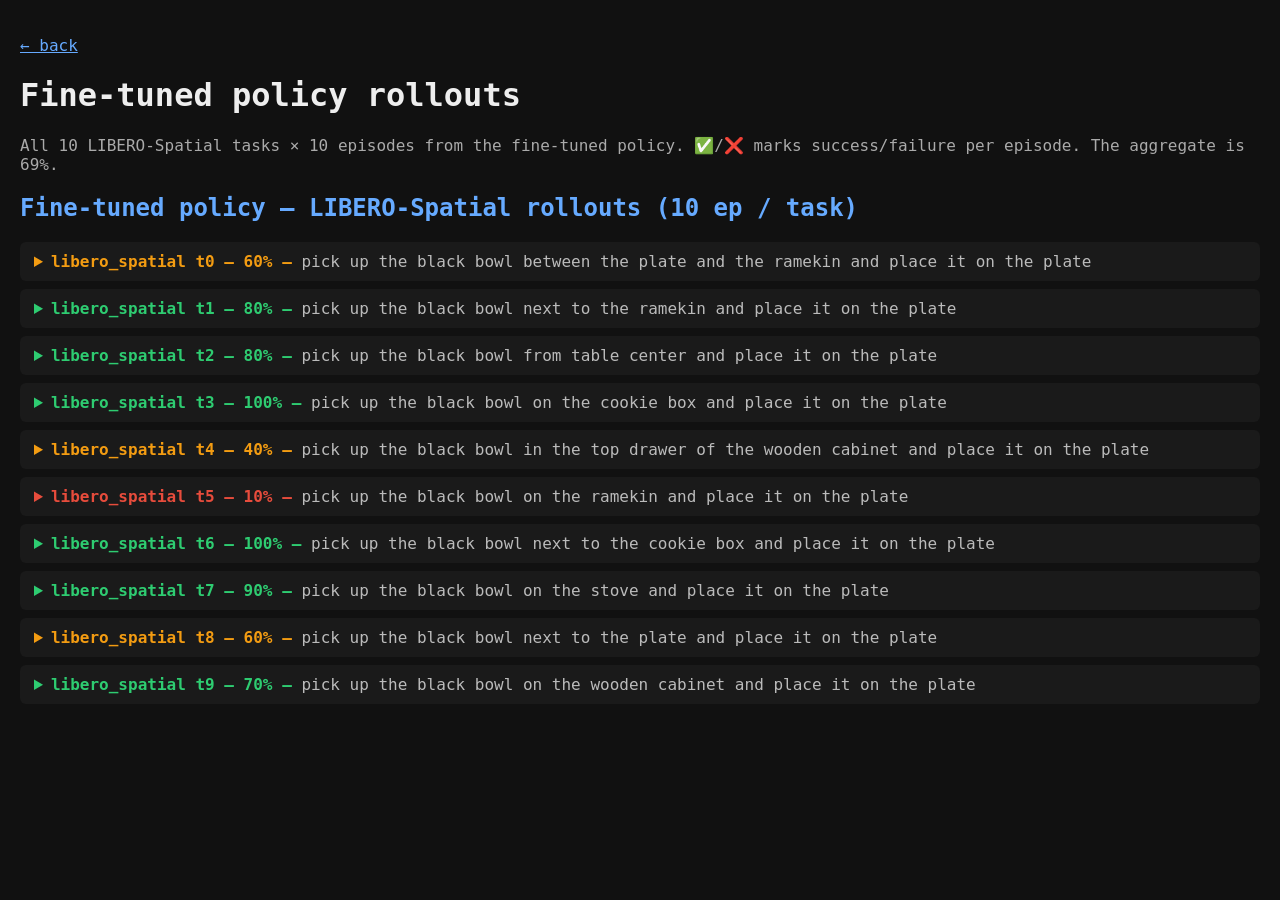
<file: blog/world-models/examples_policy_fine_tuned.html>
<!DOCTYPE html><html><head><meta charset="utf-8"><title>Fine-tuned policy rollouts</title><style>body{background:#111;color:#eee;font-family:-apple-system,monospace;padding:20px;max-width:1500px;margin:auto}a{color:#6af}</style></head><body><p><a href="index.html">← back</a></p><h1>Fine-tuned policy rollouts</h1><p style="color:#aaa">All 10 LIBERO-Spatial tasks × 10 episodes from the fine-tuned policy. ✅/❌ marks success/failure per episode. The aggregate is 69%.</p><h2 style="color:#6af;margin-top:20px">Fine-tuned policy — LIBERO-Spatial rollouts (10 ep / task)</h2><details style="margin:8px 0;background:#1a1a1a;border-radius:6px;padding:10px 14px"><summary style="cursor:pointer;color:#f39c12;font-weight:bold">libero_spatial t0 — 60% — <span style="font-weight:normal;color:#bbb">pick up the black bowl between the plate and the ramekin and place it on the plate</span></summary><div style="display:flex;flex-wrap:wrap;gap:8px;margin-top:10px"><div style="display:flex;flex-direction:column;align-items:center"><div style="font-size:12px;color:#aaa;margin-bottom:3px">ep 0 ✅</div><video width="200" preload="metadata" controls muted><source src="_assets/video_suite_libero_spatial_tid_0_ep_0.mp4" type="video/mp4"></video></div><div style="display:flex;flex-direction:column;align-items:center"><div style="font-size:12px;color:#aaa;margin-bottom:3px">ep 1 ❌</div><video width="200" preload="metadata" controls muted><source src="_assets/video_suite_libero_spatial_tid_0_ep_1.mp4" type="video/mp4"></video></div><div style="display:flex;flex-direction:column;align-items:center"><div style="font-size:12px;color:#aaa;margin-bottom:3px">ep 2 ❌</div><video width="200" preload="metadata" controls muted><source src="_assets/video_suite_libero_spatial_tid_0_ep_2.mp4" type="video/mp4"></video></div><div style="display:flex;flex-direction:column;align-items:center"><div style="font-size:12px;color:#aaa;margin-bottom:3px">ep 3 ✅</div><video width="200" preload="metadata" controls muted><source src="_assets/video_suite_libero_spatial_tid_0_ep_3.mp4" type="video/mp4"></video></div><div style="display:flex;flex-direction:column;align-items:center"><div style="font-size:12px;color:#aaa;margin-bottom:3px">ep 4 ❌</div><video width="200" preload="metadata" controls muted><source src="_assets/video_suite_libero_spatial_tid_0_ep_4.mp4" type="video/mp4"></video></div><div style="display:flex;flex-direction:column;align-items:center"><div style="font-size:12px;color:#aaa;margin-bottom:3px">ep 5 ✅</div><video width="200" preload="metadata" controls muted><source src="_assets/video_suite_libero_spatial_tid_0_ep_5.mp4" type="video/mp4"></video></div><div style="display:flex;flex-direction:column;align-items:center"><div style="font-size:12px;color:#aaa;margin-bottom:3px">ep 6 ✅</div><video width="200" preload="metadata" controls muted><source src="_assets/video_suite_libero_spatial_tid_0_ep_6.mp4" type="video/mp4"></video></div><div style="display:flex;flex-direction:column;align-items:center"><div style="font-size:12px;color:#aaa;margin-bottom:3px">ep 7 ❌</div><video width="200" preload="metadata" controls muted><source src="_assets/video_suite_libero_spatial_tid_0_ep_7.mp4" type="video/mp4"></video></div><div style="display:flex;flex-direction:column;align-items:center"><div style="font-size:12px;color:#aaa;margin-bottom:3px">ep 8 ✅</div><video width="200" preload="metadata" controls muted><source src="_assets/video_suite_libero_spatial_tid_0_ep_8.mp4" type="video/mp4"></video></div><div style="display:flex;flex-direction:column;align-items:center"><div style="font-size:12px;color:#aaa;margin-bottom:3px">ep 9 ✅</div><video width="200" preload="metadata" controls muted><source src="_assets/video_suite_libero_spatial_tid_0_ep_9.mp4" type="video/mp4"></video></div></div></details><details style="margin:8px 0;background:#1a1a1a;border-radius:6px;padding:10px 14px"><summary style="cursor:pointer;color:#2ecc71;font-weight:bold">libero_spatial t1 — 80% — <span style="font-weight:normal;color:#bbb">pick up the black bowl next to the ramekin and place it on the plate</span></summary><div style="display:flex;flex-wrap:wrap;gap:8px;margin-top:10px"><div style="display:flex;flex-direction:column;align-items:center"><div style="font-size:12px;color:#aaa;margin-bottom:3px">ep 0 ❌</div><video width="200" preload="metadata" controls muted><source src="_assets/video_suite_libero_spatial_tid_1_ep_0.mp4" type="video/mp4"></video></div><div style="display:flex;flex-direction:column;align-items:center"><div style="font-size:12px;color:#aaa;margin-bottom:3px">ep 1 ✅</div><video width="200" preload="metadata" controls muted><source src="_assets/video_suite_libero_spatial_tid_1_ep_1.mp4" type="video/mp4"></video></div><div style="display:flex;flex-direction:column;align-items:center"><div style="font-size:12px;color:#aaa;margin-bottom:3px">ep 2 ✅</div><video width="200" preload="metadata" controls muted><source src="_assets/video_suite_libero_spatial_tid_1_ep_2.mp4" type="video/mp4"></video></div><div style="display:flex;flex-direction:column;align-items:center"><div style="font-size:12px;color:#aaa;margin-bottom:3px">ep 3 ✅</div><video width="200" preload="metadata" controls muted><source src="_assets/video_suite_libero_spatial_tid_1_ep_3.mp4" type="video/mp4"></video></div><div style="display:flex;flex-direction:column;align-items:center"><div style="font-size:12px;color:#aaa;margin-bottom:3px">ep 4 ✅</div><video width="200" preload="metadata" controls muted><source src="_assets/video_suite_libero_spatial_tid_1_ep_4.mp4" type="video/mp4"></video></div><div style="display:flex;flex-direction:column;align-items:center"><div style="font-size:12px;color:#aaa;margin-bottom:3px">ep 5 ✅</div><video width="200" preload="metadata" controls muted><source src="_assets/video_suite_libero_spatial_tid_1_ep_5.mp4" type="video/mp4"></video></div><div style="display:flex;flex-direction:column;align-items:center"><div style="font-size:12px;color:#aaa;margin-bottom:3px">ep 6 ✅</div><video width="200" preload="metadata" controls muted><source src="_assets/video_suite_libero_spatial_tid_1_ep_6.mp4" type="video/mp4"></video></div><div style="display:flex;flex-direction:column;align-items:center"><div style="font-size:12px;color:#aaa;margin-bottom:3px">ep 7 ❌</div><video width="200" preload="metadata" controls muted><source src="_assets/video_suite_libero_spatial_tid_1_ep_7.mp4" type="video/mp4"></video></div><div style="display:flex;flex-direction:column;align-items:center"><div style="font-size:12px;color:#aaa;margin-bottom:3px">ep 8 ✅</div><video width="200" preload="metadata" controls muted><source src="_assets/video_suite_libero_spatial_tid_1_ep_8.mp4" type="video/mp4"></video></div><div style="display:flex;flex-direction:column;align-items:center"><div style="font-size:12px;color:#aaa;margin-bottom:3px">ep 9 ✅</div><video width="200" preload="metadata" controls muted><source src="_assets/video_suite_libero_spatial_tid_1_ep_9.mp4" type="video/mp4"></video></div></div></details><details style="margin:8px 0;background:#1a1a1a;border-radius:6px;padding:10px 14px"><summary style="cursor:pointer;color:#2ecc71;font-weight:bold">libero_spatial t2 — 80% — <span style="font-weight:normal;color:#bbb">pick up the black bowl from table center and place it on the plate</span></summary><div style="display:flex;flex-wrap:wrap;gap:8px;margin-top:10px"><div style="display:flex;flex-direction:column;align-items:center"><div style="font-size:12px;color:#aaa;margin-bottom:3px">ep 0 ❌</div><video width="200" preload="metadata" controls muted><source src="_assets/video_suite_libero_spatial_tid_2_ep_0.mp4" type="video/mp4"></video></div><div style="display:flex;flex-direction:column;align-items:center"><div style="font-size:12px;color:#aaa;margin-bottom:3px">ep 1 ✅</div><video width="200" preload="metadata" controls muted><source src="_assets/video_suite_libero_spatial_tid_2_ep_1.mp4" type="video/mp4"></video></div><div style="display:flex;flex-direction:column;align-items:center"><div style="font-size:12px;color:#aaa;margin-bottom:3px">ep 2 ❌</div><video width="200" preload="metadata" controls muted><source src="_assets/video_suite_libero_spatial_tid_2_ep_2.mp4" type="video/mp4"></video></div><div style="display:flex;flex-direction:column;align-items:center"><div style="font-size:12px;color:#aaa;margin-bottom:3px">ep 3 ✅</div><video width="200" preload="metadata" controls muted><source src="_assets/video_suite_libero_spatial_tid_2_ep_3.mp4" type="video/mp4"></video></div><div style="display:flex;flex-direction:column;align-items:center"><div style="font-size:12px;color:#aaa;margin-bottom:3px">ep 4 ✅</div><video width="200" preload="metadata" controls muted><source src="_assets/video_suite_libero_spatial_tid_2_ep_4.mp4" type="video/mp4"></video></div><div style="display:flex;flex-direction:column;align-items:center"><div style="font-size:12px;color:#aaa;margin-bottom:3px">ep 5 ✅</div><video width="200" preload="metadata" controls muted><source src="_assets/video_suite_libero_spatial_tid_2_ep_5.mp4" type="video/mp4"></video></div><div style="display:flex;flex-direction:column;align-items:center"><div style="font-size:12px;color:#aaa;margin-bottom:3px">ep 6 ✅</div><video width="200" preload="metadata" controls muted><source src="_assets/video_suite_libero_spatial_tid_2_ep_6.mp4" type="video/mp4"></video></div><div style="display:flex;flex-direction:column;align-items:center"><div style="font-size:12px;color:#aaa;margin-bottom:3px">ep 7 ✅</div><video width="200" preload="metadata" controls muted><source src="_assets/video_suite_libero_spatial_tid_2_ep_7.mp4" type="video/mp4"></video></div><div style="display:flex;flex-direction:column;align-items:center"><div style="font-size:12px;color:#aaa;margin-bottom:3px">ep 8 ✅</div><video width="200" preload="metadata" controls muted><source src="_assets/video_suite_libero_spatial_tid_2_ep_8.mp4" type="video/mp4"></video></div><div style="display:flex;flex-direction:column;align-items:center"><div style="font-size:12px;color:#aaa;margin-bottom:3px">ep 9 ✅</div><video width="200" preload="metadata" controls muted><source src="_assets/video_suite_libero_spatial_tid_2_ep_9.mp4" type="video/mp4"></video></div></div></details><details style="margin:8px 0;background:#1a1a1a;border-radius:6px;padding:10px 14px"><summary style="cursor:pointer;color:#2ecc71;font-weight:bold">libero_spatial t3 — 100% — <span style="font-weight:normal;color:#bbb">pick up the black bowl on the cookie box and place it on the plate</span></summary><div style="display:flex;flex-wrap:wrap;gap:8px;margin-top:10px"><div style="display:flex;flex-direction:column;align-items:center"><div style="font-size:12px;color:#aaa;margin-bottom:3px">ep 0 ✅</div><video width="200" preload="metadata" controls muted><source src="_assets/video_suite_libero_spatial_tid_3_ep_0.mp4" type="video/mp4"></video></div><div style="display:flex;flex-direction:column;align-items:center"><div style="font-size:12px;color:#aaa;margin-bottom:3px">ep 1 ✅</div><video width="200" preload="metadata" controls muted><source src="_assets/video_suite_libero_spatial_tid_3_ep_1.mp4" type="video/mp4"></video></div><div style="display:flex;flex-direction:column;align-items:center"><div style="font-size:12px;color:#aaa;margin-bottom:3px">ep 2 ✅</div><video width="200" preload="metadata" controls muted><source src="_assets/video_suite_libero_spatial_tid_3_ep_2.mp4" type="video/mp4"></video></div><div style="display:flex;flex-direction:column;align-items:center"><div style="font-size:12px;color:#aaa;margin-bottom:3px">ep 3 ✅</div><video width="200" preload="metadata" controls muted><source src="_assets/video_suite_libero_spatial_tid_3_ep_3.mp4" type="video/mp4"></video></div><div style="display:flex;flex-direction:column;align-items:center"><div style="font-size:12px;color:#aaa;margin-bottom:3px">ep 4 ✅</div><video width="200" preload="metadata" controls muted><source src="_assets/video_suite_libero_spatial_tid_3_ep_4.mp4" type="video/mp4"></video></div><div style="display:flex;flex-direction:column;align-items:center"><div style="font-size:12px;color:#aaa;margin-bottom:3px">ep 5 ✅</div><video width="200" preload="metadata" controls muted><source src="_assets/video_suite_libero_spatial_tid_3_ep_5.mp4" type="video/mp4"></video></div><div style="display:flex;flex-direction:column;align-items:center"><div style="font-size:12px;color:#aaa;margin-bottom:3px">ep 6 ✅</div><video width="200" preload="metadata" controls muted><source src="_assets/video_suite_libero_spatial_tid_3_ep_6.mp4" type="video/mp4"></video></div><div style="display:flex;flex-direction:column;align-items:center"><div style="font-size:12px;color:#aaa;margin-bottom:3px">ep 7 ✅</div><video width="200" preload="metadata" controls muted><source src="_assets/video_suite_libero_spatial_tid_3_ep_7.mp4" type="video/mp4"></video></div><div style="display:flex;flex-direction:column;align-items:center"><div style="font-size:12px;color:#aaa;margin-bottom:3px">ep 8 ✅</div><video width="200" preload="metadata" controls muted><source src="_assets/video_suite_libero_spatial_tid_3_ep_8.mp4" type="video/mp4"></video></div><div style="display:flex;flex-direction:column;align-items:center"><div style="font-size:12px;color:#aaa;margin-bottom:3px">ep 9 ✅</div><video width="200" preload="metadata" controls muted><source src="_assets/video_suite_libero_spatial_tid_3_ep_9.mp4" type="video/mp4"></video></div></div></details><details style="margin:8px 0;background:#1a1a1a;border-radius:6px;padding:10px 14px"><summary style="cursor:pointer;color:#f39c12;font-weight:bold">libero_spatial t4 — 40% — <span style="font-weight:normal;color:#bbb">pick up the black bowl in the top drawer of the wooden cabinet and place it on the plate</span></summary><div style="display:flex;flex-wrap:wrap;gap:8px;margin-top:10px"><div style="display:flex;flex-direction:column;align-items:center"><div style="font-size:12px;color:#aaa;margin-bottom:3px">ep 0 ✅</div><video width="200" preload="metadata" controls muted><source src="_assets/video_suite_libero_spatial_tid_4_ep_0.mp4" type="video/mp4"></video></div><div style="display:flex;flex-direction:column;align-items:center"><div style="font-size:12px;color:#aaa;margin-bottom:3px">ep 1 ✅</div><video width="200" preload="metadata" controls muted><source src="_assets/video_suite_libero_spatial_tid_4_ep_1.mp4" type="video/mp4"></video></div><div style="display:flex;flex-direction:column;align-items:center"><div style="font-size:12px;color:#aaa;margin-bottom:3px">ep 2 ❌</div><video width="200" preload="metadata" controls muted><source src="_assets/video_suite_libero_spatial_tid_4_ep_2.mp4" type="video/mp4"></video></div><div style="display:flex;flex-direction:column;align-items:center"><div style="font-size:12px;color:#aaa;margin-bottom:3px">ep 3 ❌</div><video width="200" preload="metadata" controls muted><source src="_assets/video_suite_libero_spatial_tid_4_ep_3.mp4" type="video/mp4"></video></div><div style="display:flex;flex-direction:column;align-items:center"><div style="font-size:12px;color:#aaa;margin-bottom:3px">ep 4 ✅</div><video width="200" preload="metadata" controls muted><source src="_assets/video_suite_libero_spatial_tid_4_ep_4.mp4" type="video/mp4"></video></div><div style="display:flex;flex-direction:column;align-items:center"><div style="font-size:12px;color:#aaa;margin-bottom:3px">ep 5 ❌</div><video width="200" preload="metadata" controls muted><source src="_assets/video_suite_libero_spatial_tid_4_ep_5.mp4" type="video/mp4"></video></div><div style="display:flex;flex-direction:column;align-items:center"><div style="font-size:12px;color:#aaa;margin-bottom:3px">ep 6 ✅</div><video width="200" preload="metadata" controls muted><source src="_assets/video_suite_libero_spatial_tid_4_ep_6.mp4" type="video/mp4"></video></div><div style="display:flex;flex-direction:column;align-items:center"><div style="font-size:12px;color:#aaa;margin-bottom:3px">ep 7 ❌</div><video width="200" preload="metadata" controls muted><source src="_assets/video_suite_libero_spatial_tid_4_ep_7.mp4" type="video/mp4"></video></div><div style="display:flex;flex-direction:column;align-items:center"><div style="font-size:12px;color:#aaa;margin-bottom:3px">ep 8 ❌</div><video width="200" preload="metadata" controls muted><source src="_assets/video_suite_libero_spatial_tid_4_ep_8.mp4" type="video/mp4"></video></div><div style="display:flex;flex-direction:column;align-items:center"><div style="font-size:12px;color:#aaa;margin-bottom:3px">ep 9 ❌</div><video width="200" preload="metadata" controls muted><source src="_assets/video_suite_libero_spatial_tid_4_ep_9.mp4" type="video/mp4"></video></div></div></details><details style="margin:8px 0;background:#1a1a1a;border-radius:6px;padding:10px 14px"><summary style="cursor:pointer;color:#e74c3c;font-weight:bold">libero_spatial t5 — 10% — <span style="font-weight:normal;color:#bbb">pick up the black bowl on the ramekin and place it on the plate</span></summary><div style="display:flex;flex-wrap:wrap;gap:8px;margin-top:10px"><div style="display:flex;flex-direction:column;align-items:center"><div style="font-size:12px;color:#aaa;margin-bottom:3px">ep 0 ❌</div><video width="200" preload="metadata" controls muted><source src="_assets/video_suite_libero_spatial_tid_5_ep_0.mp4" type="video/mp4"></video></div><div style="display:flex;flex-direction:column;align-items:center"><div style="font-size:12px;color:#aaa;margin-bottom:3px">ep 1 ❌</div><video width="200" preload="metadata" controls muted><source src="_assets/video_suite_libero_spatial_tid_5_ep_1.mp4" type="video/mp4"></video></div><div style="display:flex;flex-direction:column;align-items:center"><div style="font-size:12px;color:#aaa;margin-bottom:3px">ep 2 ❌</div><video width="200" preload="metadata" controls muted><source src="_assets/video_suite_libero_spatial_tid_5_ep_2.mp4" type="video/mp4"></video></div><div style="display:flex;flex-direction:column;align-items:center"><div style="font-size:12px;color:#aaa;margin-bottom:3px">ep 3 ❌</div><video width="200" preload="metadata" controls muted><source src="_assets/video_suite_libero_spatial_tid_5_ep_3.mp4" type="video/mp4"></video></div><div style="display:flex;flex-direction:column;align-items:center"><div style="font-size:12px;color:#aaa;margin-bottom:3px">ep 4 ❌</div><video width="200" preload="metadata" controls muted><source src="_assets/video_suite_libero_spatial_tid_5_ep_4.mp4" type="video/mp4"></video></div><div style="display:flex;flex-direction:column;align-items:center"><div style="font-size:12px;color:#aaa;margin-bottom:3px">ep 5 ❌</div><video width="200" preload="metadata" controls muted><source src="_assets/video_suite_libero_spatial_tid_5_ep_5.mp4" type="video/mp4"></video></div><div style="display:flex;flex-direction:column;align-items:center"><div style="font-size:12px;color:#aaa;margin-bottom:3px">ep 6 ✅</div><video width="200" preload="metadata" controls muted><source src="_assets/video_suite_libero_spatial_tid_5_ep_6.mp4" type="video/mp4"></video></div><div style="display:flex;flex-direction:column;align-items:center"><div style="font-size:12px;color:#aaa;margin-bottom:3px">ep 7 ❌</div><video width="200" preload="metadata" controls muted><source src="_assets/video_suite_libero_spatial_tid_5_ep_7.mp4" type="video/mp4"></video></div><div style="display:flex;flex-direction:column;align-items:center"><div style="font-size:12px;color:#aaa;margin-bottom:3px">ep 8 ❌</div><video width="200" preload="metadata" controls muted><source src="_assets/video_suite_libero_spatial_tid_5_ep_8.mp4" type="video/mp4"></video></div><div style="display:flex;flex-direction:column;align-items:center"><div style="font-size:12px;color:#aaa;margin-bottom:3px">ep 9 ❌</div><video width="200" preload="metadata" controls muted><source src="_assets/video_suite_libero_spatial_tid_5_ep_9.mp4" type="video/mp4"></video></div></div></details><details style="margin:8px 0;background:#1a1a1a;border-radius:6px;padding:10px 14px"><summary style="cursor:pointer;color:#2ecc71;font-weight:bold">libero_spatial t6 — 100% — <span style="font-weight:normal;color:#bbb">pick up the black bowl next to the cookie box and place it on the plate</span></summary><div style="display:flex;flex-wrap:wrap;gap:8px;margin-top:10px"><div style="display:flex;flex-direction:column;align-items:center"><div style="font-size:12px;color:#aaa;margin-bottom:3px">ep 0 ✅</div><video width="200" preload="metadata" controls muted><source src="_assets/video_suite_libero_spatial_tid_6_ep_0.mp4" type="video/mp4"></video></div><div style="display:flex;flex-direction:column;align-items:center"><div style="font-size:12px;color:#aaa;margin-bottom:3px">ep 1 ✅</div><video width="200" preload="metadata" controls muted><source src="_assets/video_suite_libero_spatial_tid_6_ep_1.mp4" type="video/mp4"></video></div><div style="display:flex;flex-direction:column;align-items:center"><div style="font-size:12px;color:#aaa;margin-bottom:3px">ep 2 ✅</div><video width="200" preload="metadata" controls muted><source src="_assets/video_suite_libero_spatial_tid_6_ep_2.mp4" type="video/mp4"></video></div><div style="display:flex;flex-direction:column;align-items:center"><div style="font-size:12px;color:#aaa;margin-bottom:3px">ep 3 ✅</div><video width="200" preload="metadata" controls muted><source src="_assets/video_suite_libero_spatial_tid_6_ep_3.mp4" type="video/mp4"></video></div><div style="display:flex;flex-direction:column;align-items:center"><div style="font-size:12px;color:#aaa;margin-bottom:3px">ep 4 ✅</div><video width="200" preload="metadata" controls muted><source src="_assets/video_suite_libero_spatial_tid_6_ep_4.mp4" type="video/mp4"></video></div><div style="display:flex;flex-direction:column;align-items:center"><div style="font-size:12px;color:#aaa;margin-bottom:3px">ep 5 ✅</div><video width="200" preload="metadata" controls muted><source src="_assets/video_suite_libero_spatial_tid_6_ep_5.mp4" type="video/mp4"></video></div><div style="display:flex;flex-direction:column;align-items:center"><div style="font-size:12px;color:#aaa;margin-bottom:3px">ep 6 ✅</div><video width="200" preload="metadata" controls muted><source src="_assets/video_suite_libero_spatial_tid_6_ep_6.mp4" type="video/mp4"></video></div><div style="display:flex;flex-direction:column;align-items:center"><div style="font-size:12px;color:#aaa;margin-bottom:3px">ep 7 ✅</div><video width="200" preload="metadata" controls muted><source src="_assets/video_suite_libero_spatial_tid_6_ep_7.mp4" type="video/mp4"></video></div><div style="display:flex;flex-direction:column;align-items:center"><div style="font-size:12px;color:#aaa;margin-bottom:3px">ep 8 ✅</div><video width="200" preload="metadata" controls muted><source src="_assets/video_suite_libero_spatial_tid_6_ep_8.mp4" type="video/mp4"></video></div><div style="display:flex;flex-direction:column;align-items:center"><div style="font-size:12px;color:#aaa;margin-bottom:3px">ep 9 ✅</div><video width="200" preload="metadata" controls muted><source src="_assets/video_suite_libero_spatial_tid_6_ep_9.mp4" type="video/mp4"></video></div></div></details><details style="margin:8px 0;background:#1a1a1a;border-radius:6px;padding:10px 14px"><summary style="cursor:pointer;color:#2ecc71;font-weight:bold">libero_spatial t7 — 90% — <span style="font-weight:normal;color:#bbb">pick up the black bowl on the stove and place it on the plate</span></summary><div style="display:flex;flex-wrap:wrap;gap:8px;margin-top:10px"><div style="display:flex;flex-direction:column;align-items:center"><div style="font-size:12px;color:#aaa;margin-bottom:3px">ep 0 ✅</div><video width="200" preload="metadata" controls muted><source src="_assets/video_suite_libero_spatial_tid_7_ep_0.mp4" type="video/mp4"></video></div><div style="display:flex;flex-direction:column;align-items:center"><div style="font-size:12px;color:#aaa;margin-bottom:3px">ep 1 ✅</div><video width="200" preload="metadata" controls muted><source src="_assets/video_suite_libero_spatial_tid_7_ep_1.mp4" type="video/mp4"></video></div><div style="display:flex;flex-direction:column;align-items:center"><div style="font-size:12px;color:#aaa;margin-bottom:3px">ep 2 ✅</div><video width="200" preload="metadata" controls muted><source src="_assets/video_suite_libero_spatial_tid_7_ep_2.mp4" type="video/mp4"></video></div><div style="display:flex;flex-direction:column;align-items:center"><div style="font-size:12px;color:#aaa;margin-bottom:3px">ep 3 ✅</div><video width="200" preload="metadata" controls muted><source src="_assets/video_suite_libero_spatial_tid_7_ep_3.mp4" type="video/mp4"></video></div><div style="display:flex;flex-direction:column;align-items:center"><div style="font-size:12px;color:#aaa;margin-bottom:3px">ep 4 ✅</div><video width="200" preload="metadata" controls muted><source src="_assets/video_suite_libero_spatial_tid_7_ep_4.mp4" type="video/mp4"></video></div><div style="display:flex;flex-direction:column;align-items:center"><div style="font-size:12px;color:#aaa;margin-bottom:3px">ep 5 ✅</div><video width="200" preload="metadata" controls muted><source src="_assets/video_suite_libero_spatial_tid_7_ep_5.mp4" type="video/mp4"></video></div><div style="display:flex;flex-direction:column;align-items:center"><div style="font-size:12px;color:#aaa;margin-bottom:3px">ep 6 ✅</div><video width="200" preload="metadata" controls muted><source src="_assets/video_suite_libero_spatial_tid_7_ep_6.mp4" type="video/mp4"></video></div><div style="display:flex;flex-direction:column;align-items:center"><div style="font-size:12px;color:#aaa;margin-bottom:3px">ep 7 ✅</div><video width="200" preload="metadata" controls muted><source src="_assets/video_suite_libero_spatial_tid_7_ep_7.mp4" type="video/mp4"></video></div><div style="display:flex;flex-direction:column;align-items:center"><div style="font-size:12px;color:#aaa;margin-bottom:3px">ep 8 ✅</div><video width="200" preload="metadata" controls muted><source src="_assets/video_suite_libero_spatial_tid_7_ep_8.mp4" type="video/mp4"></video></div><div style="display:flex;flex-direction:column;align-items:center"><div style="font-size:12px;color:#aaa;margin-bottom:3px">ep 9 ❌</div><video width="200" preload="metadata" controls muted><source src="_assets/video_suite_libero_spatial_tid_7_ep_9.mp4" type="video/mp4"></video></div></div></details><details style="margin:8px 0;background:#1a1a1a;border-radius:6px;padding:10px 14px"><summary style="cursor:pointer;color:#f39c12;font-weight:bold">libero_spatial t8 — 60% — <span style="font-weight:normal;color:#bbb">pick up the black bowl next to the plate and place it on the plate</span></summary><div style="display:flex;flex-wrap:wrap;gap:8px;margin-top:10px"><div style="display:flex;flex-direction:column;align-items:center"><div style="font-size:12px;color:#aaa;margin-bottom:3px">ep 0 ❌</div><video width="200" preload="metadata" controls muted><source src="_assets/video_suite_libero_spatial_tid_8_ep_0.mp4" type="video/mp4"></video></div><div style="display:flex;flex-direction:column;align-items:center"><div style="font-size:12px;color:#aaa;margin-bottom:3px">ep 1 ✅</div><video width="200" preload="metadata" controls muted><source src="_assets/video_suite_libero_spatial_tid_8_ep_1.mp4" type="video/mp4"></video></div><div style="display:flex;flex-direction:column;align-items:center"><div style="font-size:12px;color:#aaa;margin-bottom:3px">ep 2 ❌</div><video width="200" preload="metadata" controls muted><source src="_assets/video_suite_libero_spatial_tid_8_ep_2.mp4" type="video/mp4"></video></div><div style="display:flex;flex-direction:column;align-items:center"><div style="font-size:12px;color:#aaa;margin-bottom:3px">ep 3 ✅</div><video width="200" preload="metadata" controls muted><source src="_assets/video_suite_libero_spatial_tid_8_ep_3.mp4" type="video/mp4"></video></div><div style="display:flex;flex-direction:column;align-items:center"><div style="font-size:12px;color:#aaa;margin-bottom:3px">ep 4 ❌</div><video width="200" preload="metadata" controls muted><source src="_assets/video_suite_libero_spatial_tid_8_ep_4.mp4" type="video/mp4"></video></div><div style="display:flex;flex-direction:column;align-items:center"><div style="font-size:12px;color:#aaa;margin-bottom:3px">ep 5 ✅</div><video width="200" preload="metadata" controls muted><source src="_assets/video_suite_libero_spatial_tid_8_ep_5.mp4" type="video/mp4"></video></div><div style="display:flex;flex-direction:column;align-items:center"><div style="font-size:12px;color:#aaa;margin-bottom:3px">ep 6 ✅</div><video width="200" preload="metadata" controls muted><source src="_assets/video_suite_libero_spatial_tid_8_ep_6.mp4" type="video/mp4"></video></div><div style="display:flex;flex-direction:column;align-items:center"><div style="font-size:12px;color:#aaa;margin-bottom:3px">ep 7 ❌</div><video width="200" preload="metadata" controls muted><source src="_assets/video_suite_libero_spatial_tid_8_ep_7.mp4" type="video/mp4"></video></div><div style="display:flex;flex-direction:column;align-items:center"><div style="font-size:12px;color:#aaa;margin-bottom:3px">ep 8 ✅</div><video width="200" preload="metadata" controls muted><source src="_assets/video_suite_libero_spatial_tid_8_ep_8.mp4" type="video/mp4"></video></div><div style="display:flex;flex-direction:column;align-items:center"><div style="font-size:12px;color:#aaa;margin-bottom:3px">ep 9 ✅</div><video width="200" preload="metadata" controls muted><source src="_assets/video_suite_libero_spatial_tid_8_ep_9.mp4" type="video/mp4"></video></div></div></details><details style="margin:8px 0;background:#1a1a1a;border-radius:6px;padding:10px 14px"><summary style="cursor:pointer;color:#2ecc71;font-weight:bold">libero_spatial t9 — 70% — <span style="font-weight:normal;color:#bbb">pick up the black bowl on the wooden cabinet and place it on the plate</span></summary><div style="display:flex;flex-wrap:wrap;gap:8px;margin-top:10px"><div style="display:flex;flex-direction:column;align-items:center"><div style="font-size:12px;color:#aaa;margin-bottom:3px">ep 0 ❌</div><video width="200" preload="metadata" controls muted><source src="_assets/video_suite_libero_spatial_tid_9_ep_0.mp4" type="video/mp4"></video></div><div style="display:flex;flex-direction:column;align-items:center"><div style="font-size:12px;color:#aaa;margin-bottom:3px">ep 1 ✅</div><video width="200" preload="metadata" controls muted><source src="_assets/video_suite_libero_spatial_tid_9_ep_1.mp4" type="video/mp4"></video></div><div style="display:flex;flex-direction:column;align-items:center"><div style="font-size:12px;color:#aaa;margin-bottom:3px">ep 2 ❌</div><video width="200" preload="metadata" controls muted><source src="_assets/video_suite_libero_spatial_tid_9_ep_2.mp4" type="video/mp4"></video></div><div style="display:flex;flex-direction:column;align-items:center"><div style="font-size:12px;color:#aaa;margin-bottom:3px">ep 3 ✅</div><video width="200" preload="metadata" controls muted><source src="_assets/video_suite_libero_spatial_tid_9_ep_3.mp4" type="video/mp4"></video></div><div style="display:flex;flex-direction:column;align-items:center"><div style="font-size:12px;color:#aaa;margin-bottom:3px">ep 4 ✅</div><video width="200" preload="metadata" controls muted><source src="_assets/video_suite_libero_spatial_tid_9_ep_4.mp4" type="video/mp4"></video></div><div style="display:flex;flex-direction:column;align-items:center"><div style="font-size:12px;color:#aaa;margin-bottom:3px">ep 5 ✅</div><video width="200" preload="metadata" controls muted><source src="_assets/video_suite_libero_spatial_tid_9_ep_5.mp4" type="video/mp4"></video></div><div style="display:flex;flex-direction:column;align-items:center"><div style="font-size:12px;color:#aaa;margin-bottom:3px">ep 6 ✅</div><video width="200" preload="metadata" controls muted><source src="_assets/video_suite_libero_spatial_tid_9_ep_6.mp4" type="video/mp4"></video></div><div style="display:flex;flex-direction:column;align-items:center"><div style="font-size:12px;color:#aaa;margin-bottom:3px">ep 7 ❌</div><video width="200" preload="metadata" controls muted><source src="_assets/video_suite_libero_spatial_tid_9_ep_7.mp4" type="video/mp4"></video></div><div style="display:flex;flex-direction:column;align-items:center"><div style="font-size:12px;color:#aaa;margin-bottom:3px">ep 8 ✅</div><video width="200" preload="metadata" controls muted><source src="_assets/video_suite_libero_spatial_tid_9_ep_8.mp4" type="video/mp4"></video></div><div style="display:flex;flex-direction:column;align-items:center"><div style="font-size:12px;color:#aaa;margin-bottom:3px">ep 9 ✅</div><video width="200" preload="metadata" controls muted><source src="_assets/video_suite_libero_spatial_tid_9_ep_9.mp4" type="video/mp4"></video></div></div></details></body></html>
</file>
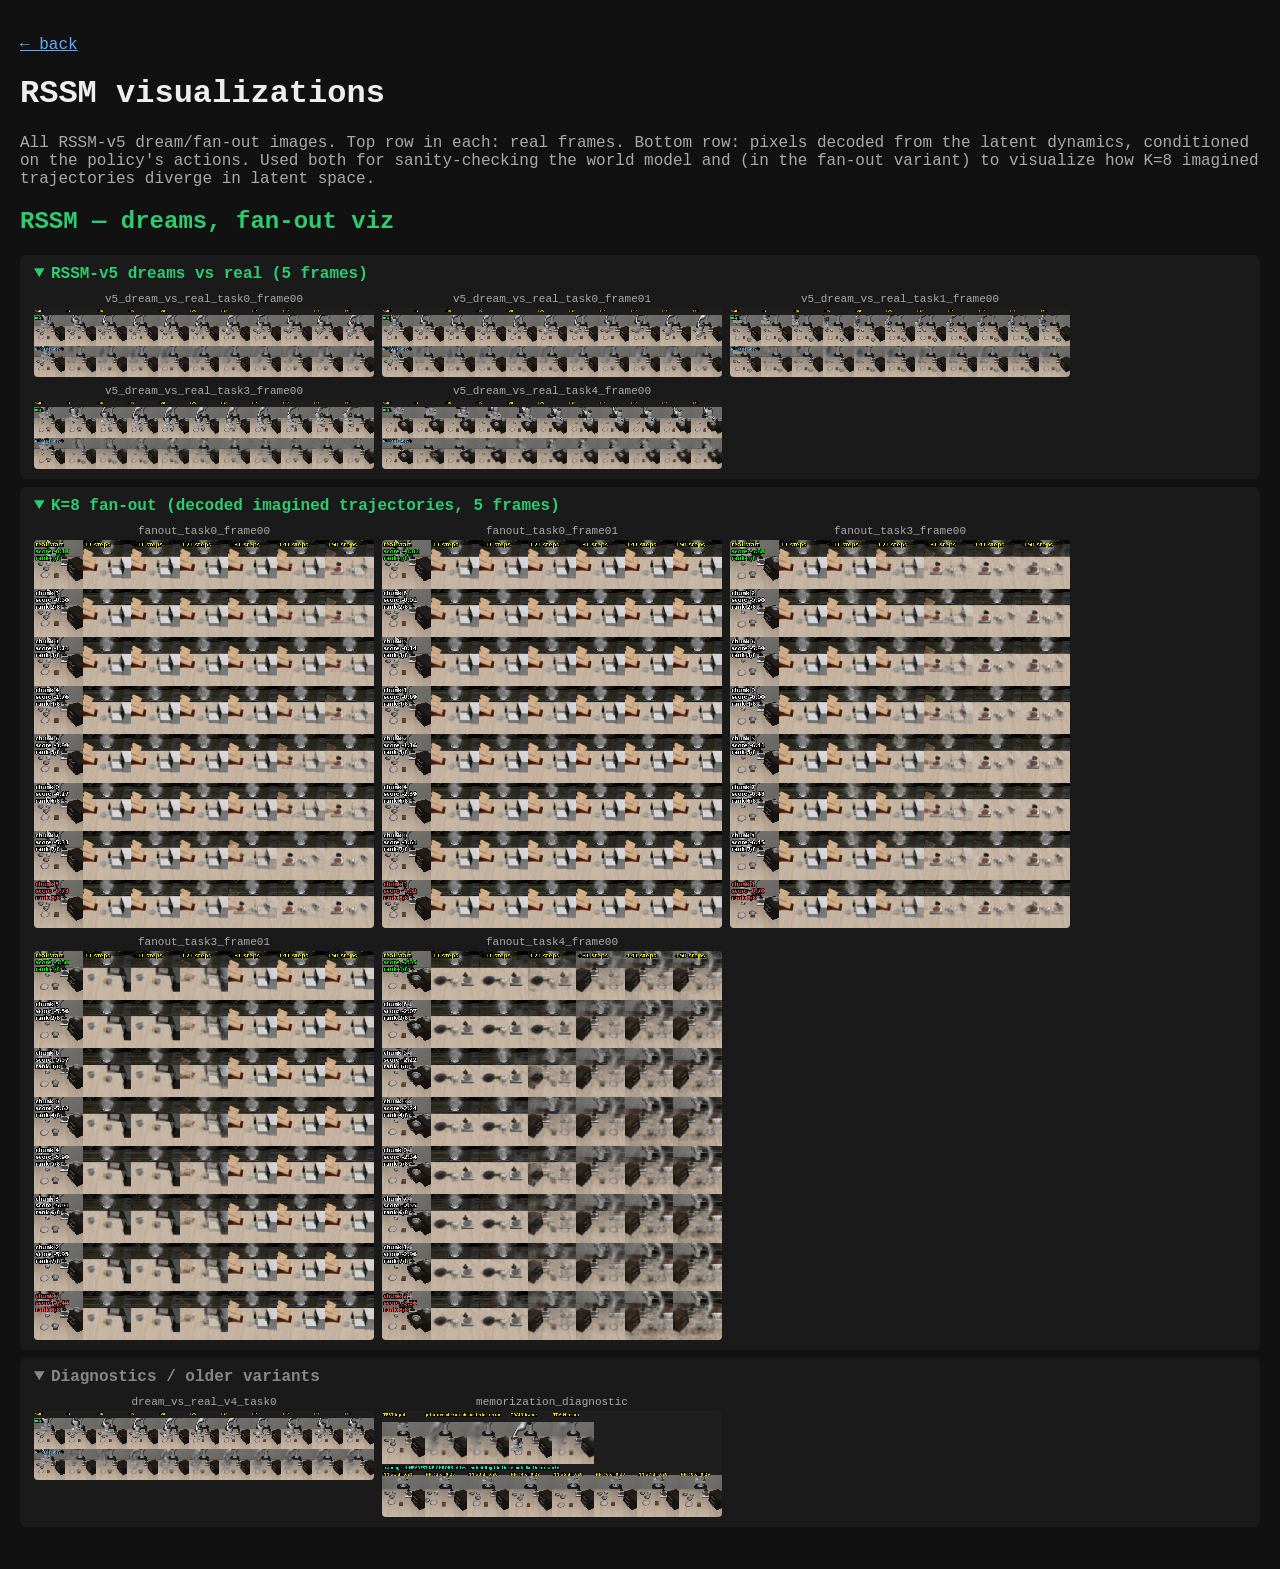
<file: blog/world-models/examples_policy_rssm_dreams.html>
<!DOCTYPE html><html><head><meta charset="utf-8"><title>RSSM visualizations</title><style>body{background:#111;color:#eee;font-family:-apple-system,monospace;padding:20px;max-width:1500px;margin:auto}a{color:#6af}</style></head><body><p><a href="index.html">← back</a></p><h1>RSSM visualizations</h1><p style="color:#aaa">All RSSM-v5 dream/fan-out images. Top row in each: real frames. Bottom row: pixels decoded from the latent dynamics, conditioned on the policy's actions. Used both for sanity-checking the world model and (in the fan-out variant) to visualize how K=8 imagined trajectories diverge in latent space.</p><h2 style="color:#2ecc71;margin-top:20px">RSSM — dreams, fan-out viz</h2><details style="margin:8px 0;background:#1a1a1a;border-radius:6px;padding:10px 14px" open><summary style="cursor:pointer;color:#2ecc71;font-weight:bold">RSSM-v5 dreams vs real (5 frames)</summary><div style="display:flex;flex-wrap:wrap;gap:8px;margin-top:10px"><div style="display:flex;flex-direction:column;align-items:center"><div style="font-size:11px;color:#aaa;margin-bottom:3px">v5_dream_vs_real_task0_frame00</div><img src="_assets/dit_viz_image_name_v5_dream_vs_real_task0_frame00.png" style="width:340px;border-radius:4px;image-rendering:pixelated"></div><div style="display:flex;flex-direction:column;align-items:center"><div style="font-size:11px;color:#aaa;margin-bottom:3px">v5_dream_vs_real_task0_frame01</div><img src="_assets/dit_viz_image_name_v5_dream_vs_real_task0_frame01.png" style="width:340px;border-radius:4px;image-rendering:pixelated"></div><div style="display:flex;flex-direction:column;align-items:center"><div style="font-size:11px;color:#aaa;margin-bottom:3px">v5_dream_vs_real_task1_frame00</div><img src="_assets/dit_viz_image_name_v5_dream_vs_real_task1_frame00.png" style="width:340px;border-radius:4px;image-rendering:pixelated"></div><div style="display:flex;flex-direction:column;align-items:center"><div style="font-size:11px;color:#aaa;margin-bottom:3px">v5_dream_vs_real_task3_frame00</div><img src="_assets/dit_viz_image_name_v5_dream_vs_real_task3_frame00.png" style="width:340px;border-radius:4px;image-rendering:pixelated"></div><div style="display:flex;flex-direction:column;align-items:center"><div style="font-size:11px;color:#aaa;margin-bottom:3px">v5_dream_vs_real_task4_frame00</div><img src="_assets/dit_viz_image_name_v5_dream_vs_real_task4_frame00.png" style="width:340px;border-radius:4px;image-rendering:pixelated"></div></div></details><details style="margin:8px 0;background:#1a1a1a;border-radius:6px;padding:10px 14px" open><summary style="cursor:pointer;color:#2ecc71;font-weight:bold">K=8 fan-out (decoded imagined trajectories, 5 frames)</summary><div style="display:flex;flex-wrap:wrap;gap:8px;margin-top:10px"><div style="display:flex;flex-direction:column;align-items:center"><div style="font-size:11px;color:#aaa;margin-bottom:3px">fanout_task0_frame00</div><img src="_assets/dit_viz_image_name_fanout_task0_frame00.png" style="width:340px;border-radius:4px;image-rendering:pixelated"></div><div style="display:flex;flex-direction:column;align-items:center"><div style="font-size:11px;color:#aaa;margin-bottom:3px">fanout_task0_frame01</div><img src="_assets/dit_viz_image_name_fanout_task0_frame01.png" style="width:340px;border-radius:4px;image-rendering:pixelated"></div><div style="display:flex;flex-direction:column;align-items:center"><div style="font-size:11px;color:#aaa;margin-bottom:3px">fanout_task3_frame00</div><img src="_assets/dit_viz_image_name_fanout_task3_frame00.png" style="width:340px;border-radius:4px;image-rendering:pixelated"></div><div style="display:flex;flex-direction:column;align-items:center"><div style="font-size:11px;color:#aaa;margin-bottom:3px">fanout_task3_frame01</div><img src="_assets/dit_viz_image_name_fanout_task3_frame01.png" style="width:340px;border-radius:4px;image-rendering:pixelated"></div><div style="display:flex;flex-direction:column;align-items:center"><div style="font-size:11px;color:#aaa;margin-bottom:3px">fanout_task4_frame00</div><img src="_assets/dit_viz_image_name_fanout_task4_frame00.png" style="width:340px;border-radius:4px;image-rendering:pixelated"></div></div></details><details style="margin:8px 0;background:#1a1a1a;border-radius:6px;padding:10px 14px" open><summary style="cursor:pointer;color:#888;font-weight:bold">Diagnostics / older variants</summary><div style="display:flex;flex-wrap:wrap;gap:8px;margin-top:10px"><div style="display:flex;flex-direction:column;align-items:center"><div style="font-size:11px;color:#aaa;margin-bottom:3px">dream_vs_real_v4_task0</div><img src="_assets/dit_viz_image_name_dream_vs_real_v4_task0.png" style="width:340px;border-radius:4px;image-rendering:pixelated"></div><div style="display:flex;flex-direction:column;align-items:center"><div style="font-size:11px;color:#aaa;margin-bottom:3px">memorization_diagnostic</div><img src="_assets/dit_viz_image_name_memorization_diagnostic.png" style="width:340px;border-radius:4px;image-rendering:pixelated"></div></div></details></body></html>
</file>
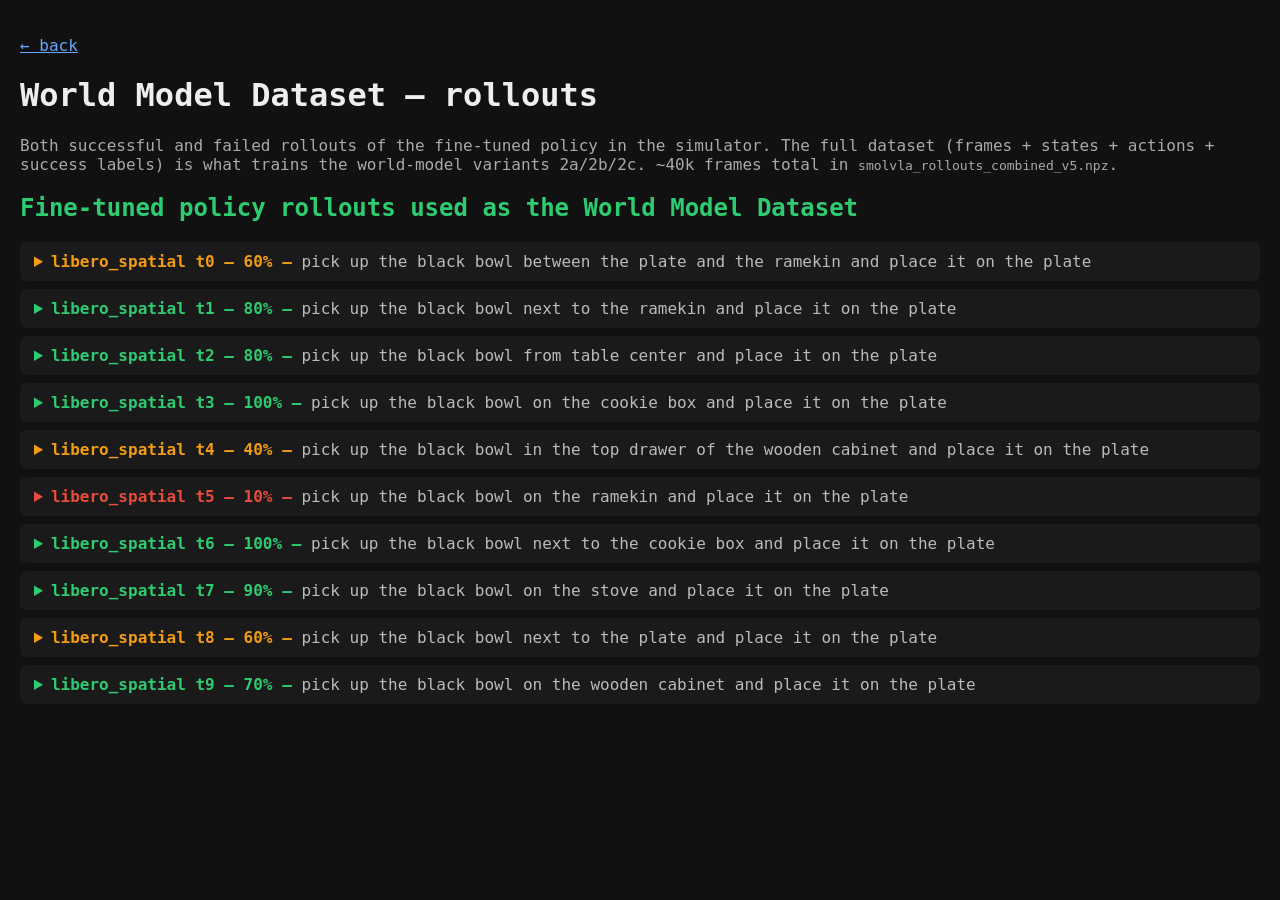
<file: blog/world-models/examples_policy_wm_dataset.html>
<!DOCTYPE html><html><head><meta charset="utf-8"><title>World Model Dataset — rollouts</title><style>body{background:#111;color:#eee;font-family:-apple-system,monospace;padding:20px;max-width:1500px;margin:auto}a{color:#6af}</style></head><body><p><a href="index.html">← back</a></p><h1>World Model Dataset — rollouts</h1><p style="color:#aaa">Both successful and failed rollouts of the fine-tuned policy in the simulator. The full dataset (frames + states + actions + success labels) is what trains the world-model variants 2a/2b/2c. ~40k frames total in <code>smolvla_rollouts_combined_v5.npz</code>.</p><h2 style="color:#2ecc71;margin-top:20px">Fine-tuned policy rollouts used as the World Model Dataset</h2><details style="margin:8px 0;background:#1a1a1a;border-radius:6px;padding:10px 14px"><summary style="cursor:pointer;color:#f39c12;font-weight:bold">libero_spatial t0 — 60% — <span style="font-weight:normal;color:#bbb">pick up the black bowl between the plate and the ramekin and place it on the plate</span></summary><div style="display:flex;flex-wrap:wrap;gap:8px;margin-top:10px"><div style="display:flex;flex-direction:column;align-items:center"><div style="font-size:12px;color:#aaa;margin-bottom:3px">ep 0 ✅</div><video width="200" preload="metadata" controls muted><source src="_assets/video_suite_libero_spatial_tid_0_ep_0.mp4" type="video/mp4"></video></div><div style="display:flex;flex-direction:column;align-items:center"><div style="font-size:12px;color:#aaa;margin-bottom:3px">ep 1 ❌</div><video width="200" preload="metadata" controls muted><source src="_assets/video_suite_libero_spatial_tid_0_ep_1.mp4" type="video/mp4"></video></div><div style="display:flex;flex-direction:column;align-items:center"><div style="font-size:12px;color:#aaa;margin-bottom:3px">ep 2 ❌</div><video width="200" preload="metadata" controls muted><source src="_assets/video_suite_libero_spatial_tid_0_ep_2.mp4" type="video/mp4"></video></div><div style="display:flex;flex-direction:column;align-items:center"><div style="font-size:12px;color:#aaa;margin-bottom:3px">ep 3 ✅</div><video width="200" preload="metadata" controls muted><source src="_assets/video_suite_libero_spatial_tid_0_ep_3.mp4" type="video/mp4"></video></div><div style="display:flex;flex-direction:column;align-items:center"><div style="font-size:12px;color:#aaa;margin-bottom:3px">ep 4 ❌</div><video width="200" preload="metadata" controls muted><source src="_assets/video_suite_libero_spatial_tid_0_ep_4.mp4" type="video/mp4"></video></div><div style="display:flex;flex-direction:column;align-items:center"><div style="font-size:12px;color:#aaa;margin-bottom:3px">ep 5 ✅</div><video width="200" preload="metadata" controls muted><source src="_assets/video_suite_libero_spatial_tid_0_ep_5.mp4" type="video/mp4"></video></div><div style="display:flex;flex-direction:column;align-items:center"><div style="font-size:12px;color:#aaa;margin-bottom:3px">ep 6 ✅</div><video width="200" preload="metadata" controls muted><source src="_assets/video_suite_libero_spatial_tid_0_ep_6.mp4" type="video/mp4"></video></div><div style="display:flex;flex-direction:column;align-items:center"><div style="font-size:12px;color:#aaa;margin-bottom:3px">ep 7 ❌</div><video width="200" preload="metadata" controls muted><source src="_assets/video_suite_libero_spatial_tid_0_ep_7.mp4" type="video/mp4"></video></div><div style="display:flex;flex-direction:column;align-items:center"><div style="font-size:12px;color:#aaa;margin-bottom:3px">ep 8 ✅</div><video width="200" preload="metadata" controls muted><source src="_assets/video_suite_libero_spatial_tid_0_ep_8.mp4" type="video/mp4"></video></div><div style="display:flex;flex-direction:column;align-items:center"><div style="font-size:12px;color:#aaa;margin-bottom:3px">ep 9 ✅</div><video width="200" preload="metadata" controls muted><source src="_assets/video_suite_libero_spatial_tid_0_ep_9.mp4" type="video/mp4"></video></div></div></details><details style="margin:8px 0;background:#1a1a1a;border-radius:6px;padding:10px 14px"><summary style="cursor:pointer;color:#2ecc71;font-weight:bold">libero_spatial t1 — 80% — <span style="font-weight:normal;color:#bbb">pick up the black bowl next to the ramekin and place it on the plate</span></summary><div style="display:flex;flex-wrap:wrap;gap:8px;margin-top:10px"><div style="display:flex;flex-direction:column;align-items:center"><div style="font-size:12px;color:#aaa;margin-bottom:3px">ep 0 ❌</div><video width="200" preload="metadata" controls muted><source src="_assets/video_suite_libero_spatial_tid_1_ep_0.mp4" type="video/mp4"></video></div><div style="display:flex;flex-direction:column;align-items:center"><div style="font-size:12px;color:#aaa;margin-bottom:3px">ep 1 ✅</div><video width="200" preload="metadata" controls muted><source src="_assets/video_suite_libero_spatial_tid_1_ep_1.mp4" type="video/mp4"></video></div><div style="display:flex;flex-direction:column;align-items:center"><div style="font-size:12px;color:#aaa;margin-bottom:3px">ep 2 ✅</div><video width="200" preload="metadata" controls muted><source src="_assets/video_suite_libero_spatial_tid_1_ep_2.mp4" type="video/mp4"></video></div><div style="display:flex;flex-direction:column;align-items:center"><div style="font-size:12px;color:#aaa;margin-bottom:3px">ep 3 ✅</div><video width="200" preload="metadata" controls muted><source src="_assets/video_suite_libero_spatial_tid_1_ep_3.mp4" type="video/mp4"></video></div><div style="display:flex;flex-direction:column;align-items:center"><div style="font-size:12px;color:#aaa;margin-bottom:3px">ep 4 ✅</div><video width="200" preload="metadata" controls muted><source src="_assets/video_suite_libero_spatial_tid_1_ep_4.mp4" type="video/mp4"></video></div><div style="display:flex;flex-direction:column;align-items:center"><div style="font-size:12px;color:#aaa;margin-bottom:3px">ep 5 ✅</div><video width="200" preload="metadata" controls muted><source src="_assets/video_suite_libero_spatial_tid_1_ep_5.mp4" type="video/mp4"></video></div><div style="display:flex;flex-direction:column;align-items:center"><div style="font-size:12px;color:#aaa;margin-bottom:3px">ep 6 ✅</div><video width="200" preload="metadata" controls muted><source src="_assets/video_suite_libero_spatial_tid_1_ep_6.mp4" type="video/mp4"></video></div><div style="display:flex;flex-direction:column;align-items:center"><div style="font-size:12px;color:#aaa;margin-bottom:3px">ep 7 ❌</div><video width="200" preload="metadata" controls muted><source src="_assets/video_suite_libero_spatial_tid_1_ep_7.mp4" type="video/mp4"></video></div><div style="display:flex;flex-direction:column;align-items:center"><div style="font-size:12px;color:#aaa;margin-bottom:3px">ep 8 ✅</div><video width="200" preload="metadata" controls muted><source src="_assets/video_suite_libero_spatial_tid_1_ep_8.mp4" type="video/mp4"></video></div><div style="display:flex;flex-direction:column;align-items:center"><div style="font-size:12px;color:#aaa;margin-bottom:3px">ep 9 ✅</div><video width="200" preload="metadata" controls muted><source src="_assets/video_suite_libero_spatial_tid_1_ep_9.mp4" type="video/mp4"></video></div></div></details><details style="margin:8px 0;background:#1a1a1a;border-radius:6px;padding:10px 14px"><summary style="cursor:pointer;color:#2ecc71;font-weight:bold">libero_spatial t2 — 80% — <span style="font-weight:normal;color:#bbb">pick up the black bowl from table center and place it on the plate</span></summary><div style="display:flex;flex-wrap:wrap;gap:8px;margin-top:10px"><div style="display:flex;flex-direction:column;align-items:center"><div style="font-size:12px;color:#aaa;margin-bottom:3px">ep 0 ❌</div><video width="200" preload="metadata" controls muted><source src="_assets/video_suite_libero_spatial_tid_2_ep_0.mp4" type="video/mp4"></video></div><div style="display:flex;flex-direction:column;align-items:center"><div style="font-size:12px;color:#aaa;margin-bottom:3px">ep 1 ✅</div><video width="200" preload="metadata" controls muted><source src="_assets/video_suite_libero_spatial_tid_2_ep_1.mp4" type="video/mp4"></video></div><div style="display:flex;flex-direction:column;align-items:center"><div style="font-size:12px;color:#aaa;margin-bottom:3px">ep 2 ❌</div><video width="200" preload="metadata" controls muted><source src="_assets/video_suite_libero_spatial_tid_2_ep_2.mp4" type="video/mp4"></video></div><div style="display:flex;flex-direction:column;align-items:center"><div style="font-size:12px;color:#aaa;margin-bottom:3px">ep 3 ✅</div><video width="200" preload="metadata" controls muted><source src="_assets/video_suite_libero_spatial_tid_2_ep_3.mp4" type="video/mp4"></video></div><div style="display:flex;flex-direction:column;align-items:center"><div style="font-size:12px;color:#aaa;margin-bottom:3px">ep 4 ✅</div><video width="200" preload="metadata" controls muted><source src="_assets/video_suite_libero_spatial_tid_2_ep_4.mp4" type="video/mp4"></video></div><div style="display:flex;flex-direction:column;align-items:center"><div style="font-size:12px;color:#aaa;margin-bottom:3px">ep 5 ✅</div><video width="200" preload="metadata" controls muted><source src="_assets/video_suite_libero_spatial_tid_2_ep_5.mp4" type="video/mp4"></video></div><div style="display:flex;flex-direction:column;align-items:center"><div style="font-size:12px;color:#aaa;margin-bottom:3px">ep 6 ✅</div><video width="200" preload="metadata" controls muted><source src="_assets/video_suite_libero_spatial_tid_2_ep_6.mp4" type="video/mp4"></video></div><div style="display:flex;flex-direction:column;align-items:center"><div style="font-size:12px;color:#aaa;margin-bottom:3px">ep 7 ✅</div><video width="200" preload="metadata" controls muted><source src="_assets/video_suite_libero_spatial_tid_2_ep_7.mp4" type="video/mp4"></video></div><div style="display:flex;flex-direction:column;align-items:center"><div style="font-size:12px;color:#aaa;margin-bottom:3px">ep 8 ✅</div><video width="200" preload="metadata" controls muted><source src="_assets/video_suite_libero_spatial_tid_2_ep_8.mp4" type="video/mp4"></video></div><div style="display:flex;flex-direction:column;align-items:center"><div style="font-size:12px;color:#aaa;margin-bottom:3px">ep 9 ✅</div><video width="200" preload="metadata" controls muted><source src="_assets/video_suite_libero_spatial_tid_2_ep_9.mp4" type="video/mp4"></video></div></div></details><details style="margin:8px 0;background:#1a1a1a;border-radius:6px;padding:10px 14px"><summary style="cursor:pointer;color:#2ecc71;font-weight:bold">libero_spatial t3 — 100% — <span style="font-weight:normal;color:#bbb">pick up the black bowl on the cookie box and place it on the plate</span></summary><div style="display:flex;flex-wrap:wrap;gap:8px;margin-top:10px"><div style="display:flex;flex-direction:column;align-items:center"><div style="font-size:12px;color:#aaa;margin-bottom:3px">ep 0 ✅</div><video width="200" preload="metadata" controls muted><source src="_assets/video_suite_libero_spatial_tid_3_ep_0.mp4" type="video/mp4"></video></div><div style="display:flex;flex-direction:column;align-items:center"><div style="font-size:12px;color:#aaa;margin-bottom:3px">ep 1 ✅</div><video width="200" preload="metadata" controls muted><source src="_assets/video_suite_libero_spatial_tid_3_ep_1.mp4" type="video/mp4"></video></div><div style="display:flex;flex-direction:column;align-items:center"><div style="font-size:12px;color:#aaa;margin-bottom:3px">ep 2 ✅</div><video width="200" preload="metadata" controls muted><source src="_assets/video_suite_libero_spatial_tid_3_ep_2.mp4" type="video/mp4"></video></div><div style="display:flex;flex-direction:column;align-items:center"><div style="font-size:12px;color:#aaa;margin-bottom:3px">ep 3 ✅</div><video width="200" preload="metadata" controls muted><source src="_assets/video_suite_libero_spatial_tid_3_ep_3.mp4" type="video/mp4"></video></div><div style="display:flex;flex-direction:column;align-items:center"><div style="font-size:12px;color:#aaa;margin-bottom:3px">ep 4 ✅</div><video width="200" preload="metadata" controls muted><source src="_assets/video_suite_libero_spatial_tid_3_ep_4.mp4" type="video/mp4"></video></div><div style="display:flex;flex-direction:column;align-items:center"><div style="font-size:12px;color:#aaa;margin-bottom:3px">ep 5 ✅</div><video width="200" preload="metadata" controls muted><source src="_assets/video_suite_libero_spatial_tid_3_ep_5.mp4" type="video/mp4"></video></div><div style="display:flex;flex-direction:column;align-items:center"><div style="font-size:12px;color:#aaa;margin-bottom:3px">ep 6 ✅</div><video width="200" preload="metadata" controls muted><source src="_assets/video_suite_libero_spatial_tid_3_ep_6.mp4" type="video/mp4"></video></div><div style="display:flex;flex-direction:column;align-items:center"><div style="font-size:12px;color:#aaa;margin-bottom:3px">ep 7 ✅</div><video width="200" preload="metadata" controls muted><source src="_assets/video_suite_libero_spatial_tid_3_ep_7.mp4" type="video/mp4"></video></div><div style="display:flex;flex-direction:column;align-items:center"><div style="font-size:12px;color:#aaa;margin-bottom:3px">ep 8 ✅</div><video width="200" preload="metadata" controls muted><source src="_assets/video_suite_libero_spatial_tid_3_ep_8.mp4" type="video/mp4"></video></div><div style="display:flex;flex-direction:column;align-items:center"><div style="font-size:12px;color:#aaa;margin-bottom:3px">ep 9 ✅</div><video width="200" preload="metadata" controls muted><source src="_assets/video_suite_libero_spatial_tid_3_ep_9.mp4" type="video/mp4"></video></div></div></details><details style="margin:8px 0;background:#1a1a1a;border-radius:6px;padding:10px 14px"><summary style="cursor:pointer;color:#f39c12;font-weight:bold">libero_spatial t4 — 40% — <span style="font-weight:normal;color:#bbb">pick up the black bowl in the top drawer of the wooden cabinet and place it on the plate</span></summary><div style="display:flex;flex-wrap:wrap;gap:8px;margin-top:10px"><div style="display:flex;flex-direction:column;align-items:center"><div style="font-size:12px;color:#aaa;margin-bottom:3px">ep 0 ✅</div><video width="200" preload="metadata" controls muted><source src="_assets/video_suite_libero_spatial_tid_4_ep_0.mp4" type="video/mp4"></video></div><div style="display:flex;flex-direction:column;align-items:center"><div style="font-size:12px;color:#aaa;margin-bottom:3px">ep 1 ✅</div><video width="200" preload="metadata" controls muted><source src="_assets/video_suite_libero_spatial_tid_4_ep_1.mp4" type="video/mp4"></video></div><div style="display:flex;flex-direction:column;align-items:center"><div style="font-size:12px;color:#aaa;margin-bottom:3px">ep 2 ❌</div><video width="200" preload="metadata" controls muted><source src="_assets/video_suite_libero_spatial_tid_4_ep_2.mp4" type="video/mp4"></video></div><div style="display:flex;flex-direction:column;align-items:center"><div style="font-size:12px;color:#aaa;margin-bottom:3px">ep 3 ❌</div><video width="200" preload="metadata" controls muted><source src="_assets/video_suite_libero_spatial_tid_4_ep_3.mp4" type="video/mp4"></video></div><div style="display:flex;flex-direction:column;align-items:center"><div style="font-size:12px;color:#aaa;margin-bottom:3px">ep 4 ✅</div><video width="200" preload="metadata" controls muted><source src="_assets/video_suite_libero_spatial_tid_4_ep_4.mp4" type="video/mp4"></video></div><div style="display:flex;flex-direction:column;align-items:center"><div style="font-size:12px;color:#aaa;margin-bottom:3px">ep 5 ❌</div><video width="200" preload="metadata" controls muted><source src="_assets/video_suite_libero_spatial_tid_4_ep_5.mp4" type="video/mp4"></video></div><div style="display:flex;flex-direction:column;align-items:center"><div style="font-size:12px;color:#aaa;margin-bottom:3px">ep 6 ✅</div><video width="200" preload="metadata" controls muted><source src="_assets/video_suite_libero_spatial_tid_4_ep_6.mp4" type="video/mp4"></video></div><div style="display:flex;flex-direction:column;align-items:center"><div style="font-size:12px;color:#aaa;margin-bottom:3px">ep 7 ❌</div><video width="200" preload="metadata" controls muted><source src="_assets/video_suite_libero_spatial_tid_4_ep_7.mp4" type="video/mp4"></video></div><div style="display:flex;flex-direction:column;align-items:center"><div style="font-size:12px;color:#aaa;margin-bottom:3px">ep 8 ❌</div><video width="200" preload="metadata" controls muted><source src="_assets/video_suite_libero_spatial_tid_4_ep_8.mp4" type="video/mp4"></video></div><div style="display:flex;flex-direction:column;align-items:center"><div style="font-size:12px;color:#aaa;margin-bottom:3px">ep 9 ❌</div><video width="200" preload="metadata" controls muted><source src="_assets/video_suite_libero_spatial_tid_4_ep_9.mp4" type="video/mp4"></video></div></div></details><details style="margin:8px 0;background:#1a1a1a;border-radius:6px;padding:10px 14px"><summary style="cursor:pointer;color:#e74c3c;font-weight:bold">libero_spatial t5 — 10% — <span style="font-weight:normal;color:#bbb">pick up the black bowl on the ramekin and place it on the plate</span></summary><div style="display:flex;flex-wrap:wrap;gap:8px;margin-top:10px"><div style="display:flex;flex-direction:column;align-items:center"><div style="font-size:12px;color:#aaa;margin-bottom:3px">ep 0 ❌</div><video width="200" preload="metadata" controls muted><source src="_assets/video_suite_libero_spatial_tid_5_ep_0.mp4" type="video/mp4"></video></div><div style="display:flex;flex-direction:column;align-items:center"><div style="font-size:12px;color:#aaa;margin-bottom:3px">ep 1 ❌</div><video width="200" preload="metadata" controls muted><source src="_assets/video_suite_libero_spatial_tid_5_ep_1.mp4" type="video/mp4"></video></div><div style="display:flex;flex-direction:column;align-items:center"><div style="font-size:12px;color:#aaa;margin-bottom:3px">ep 2 ❌</div><video width="200" preload="metadata" controls muted><source src="_assets/video_suite_libero_spatial_tid_5_ep_2.mp4" type="video/mp4"></video></div><div style="display:flex;flex-direction:column;align-items:center"><div style="font-size:12px;color:#aaa;margin-bottom:3px">ep 3 ❌</div><video width="200" preload="metadata" controls muted><source src="_assets/video_suite_libero_spatial_tid_5_ep_3.mp4" type="video/mp4"></video></div><div style="display:flex;flex-direction:column;align-items:center"><div style="font-size:12px;color:#aaa;margin-bottom:3px">ep 4 ❌</div><video width="200" preload="metadata" controls muted><source src="_assets/video_suite_libero_spatial_tid_5_ep_4.mp4" type="video/mp4"></video></div><div style="display:flex;flex-direction:column;align-items:center"><div style="font-size:12px;color:#aaa;margin-bottom:3px">ep 5 ❌</div><video width="200" preload="metadata" controls muted><source src="_assets/video_suite_libero_spatial_tid_5_ep_5.mp4" type="video/mp4"></video></div><div style="display:flex;flex-direction:column;align-items:center"><div style="font-size:12px;color:#aaa;margin-bottom:3px">ep 6 ✅</div><video width="200" preload="metadata" controls muted><source src="_assets/video_suite_libero_spatial_tid_5_ep_6.mp4" type="video/mp4"></video></div><div style="display:flex;flex-direction:column;align-items:center"><div style="font-size:12px;color:#aaa;margin-bottom:3px">ep 7 ❌</div><video width="200" preload="metadata" controls muted><source src="_assets/video_suite_libero_spatial_tid_5_ep_7.mp4" type="video/mp4"></video></div><div style="display:flex;flex-direction:column;align-items:center"><div style="font-size:12px;color:#aaa;margin-bottom:3px">ep 8 ❌</div><video width="200" preload="metadata" controls muted><source src="_assets/video_suite_libero_spatial_tid_5_ep_8.mp4" type="video/mp4"></video></div><div style="display:flex;flex-direction:column;align-items:center"><div style="font-size:12px;color:#aaa;margin-bottom:3px">ep 9 ❌</div><video width="200" preload="metadata" controls muted><source src="_assets/video_suite_libero_spatial_tid_5_ep_9.mp4" type="video/mp4"></video></div></div></details><details style="margin:8px 0;background:#1a1a1a;border-radius:6px;padding:10px 14px"><summary style="cursor:pointer;color:#2ecc71;font-weight:bold">libero_spatial t6 — 100% — <span style="font-weight:normal;color:#bbb">pick up the black bowl next to the cookie box and place it on the plate</span></summary><div style="display:flex;flex-wrap:wrap;gap:8px;margin-top:10px"><div style="display:flex;flex-direction:column;align-items:center"><div style="font-size:12px;color:#aaa;margin-bottom:3px">ep 0 ✅</div><video width="200" preload="metadata" controls muted><source src="_assets/video_suite_libero_spatial_tid_6_ep_0.mp4" type="video/mp4"></video></div><div style="display:flex;flex-direction:column;align-items:center"><div style="font-size:12px;color:#aaa;margin-bottom:3px">ep 1 ✅</div><video width="200" preload="metadata" controls muted><source src="_assets/video_suite_libero_spatial_tid_6_ep_1.mp4" type="video/mp4"></video></div><div style="display:flex;flex-direction:column;align-items:center"><div style="font-size:12px;color:#aaa;margin-bottom:3px">ep 2 ✅</div><video width="200" preload="metadata" controls muted><source src="_assets/video_suite_libero_spatial_tid_6_ep_2.mp4" type="video/mp4"></video></div><div style="display:flex;flex-direction:column;align-items:center"><div style="font-size:12px;color:#aaa;margin-bottom:3px">ep 3 ✅</div><video width="200" preload="metadata" controls muted><source src="_assets/video_suite_libero_spatial_tid_6_ep_3.mp4" type="video/mp4"></video></div><div style="display:flex;flex-direction:column;align-items:center"><div style="font-size:12px;color:#aaa;margin-bottom:3px">ep 4 ✅</div><video width="200" preload="metadata" controls muted><source src="_assets/video_suite_libero_spatial_tid_6_ep_4.mp4" type="video/mp4"></video></div><div style="display:flex;flex-direction:column;align-items:center"><div style="font-size:12px;color:#aaa;margin-bottom:3px">ep 5 ✅</div><video width="200" preload="metadata" controls muted><source src="_assets/video_suite_libero_spatial_tid_6_ep_5.mp4" type="video/mp4"></video></div><div style="display:flex;flex-direction:column;align-items:center"><div style="font-size:12px;color:#aaa;margin-bottom:3px">ep 6 ✅</div><video width="200" preload="metadata" controls muted><source src="_assets/video_suite_libero_spatial_tid_6_ep_6.mp4" type="video/mp4"></video></div><div style="display:flex;flex-direction:column;align-items:center"><div style="font-size:12px;color:#aaa;margin-bottom:3px">ep 7 ✅</div><video width="200" preload="metadata" controls muted><source src="_assets/video_suite_libero_spatial_tid_6_ep_7.mp4" type="video/mp4"></video></div><div style="display:flex;flex-direction:column;align-items:center"><div style="font-size:12px;color:#aaa;margin-bottom:3px">ep 8 ✅</div><video width="200" preload="metadata" controls muted><source src="_assets/video_suite_libero_spatial_tid_6_ep_8.mp4" type="video/mp4"></video></div><div style="display:flex;flex-direction:column;align-items:center"><div style="font-size:12px;color:#aaa;margin-bottom:3px">ep 9 ✅</div><video width="200" preload="metadata" controls muted><source src="_assets/video_suite_libero_spatial_tid_6_ep_9.mp4" type="video/mp4"></video></div></div></details><details style="margin:8px 0;background:#1a1a1a;border-radius:6px;padding:10px 14px"><summary style="cursor:pointer;color:#2ecc71;font-weight:bold">libero_spatial t7 — 90% — <span style="font-weight:normal;color:#bbb">pick up the black bowl on the stove and place it on the plate</span></summary><div style="display:flex;flex-wrap:wrap;gap:8px;margin-top:10px"><div style="display:flex;flex-direction:column;align-items:center"><div style="font-size:12px;color:#aaa;margin-bottom:3px">ep 0 ✅</div><video width="200" preload="metadata" controls muted><source src="_assets/video_suite_libero_spatial_tid_7_ep_0.mp4" type="video/mp4"></video></div><div style="display:flex;flex-direction:column;align-items:center"><div style="font-size:12px;color:#aaa;margin-bottom:3px">ep 1 ✅</div><video width="200" preload="metadata" controls muted><source src="_assets/video_suite_libero_spatial_tid_7_ep_1.mp4" type="video/mp4"></video></div><div style="display:flex;flex-direction:column;align-items:center"><div style="font-size:12px;color:#aaa;margin-bottom:3px">ep 2 ✅</div><video width="200" preload="metadata" controls muted><source src="_assets/video_suite_libero_spatial_tid_7_ep_2.mp4" type="video/mp4"></video></div><div style="display:flex;flex-direction:column;align-items:center"><div style="font-size:12px;color:#aaa;margin-bottom:3px">ep 3 ✅</div><video width="200" preload="metadata" controls muted><source src="_assets/video_suite_libero_spatial_tid_7_ep_3.mp4" type="video/mp4"></video></div><div style="display:flex;flex-direction:column;align-items:center"><div style="font-size:12px;color:#aaa;margin-bottom:3px">ep 4 ✅</div><video width="200" preload="metadata" controls muted><source src="_assets/video_suite_libero_spatial_tid_7_ep_4.mp4" type="video/mp4"></video></div><div style="display:flex;flex-direction:column;align-items:center"><div style="font-size:12px;color:#aaa;margin-bottom:3px">ep 5 ✅</div><video width="200" preload="metadata" controls muted><source src="_assets/video_suite_libero_spatial_tid_7_ep_5.mp4" type="video/mp4"></video></div><div style="display:flex;flex-direction:column;align-items:center"><div style="font-size:12px;color:#aaa;margin-bottom:3px">ep 6 ✅</div><video width="200" preload="metadata" controls muted><source src="_assets/video_suite_libero_spatial_tid_7_ep_6.mp4" type="video/mp4"></video></div><div style="display:flex;flex-direction:column;align-items:center"><div style="font-size:12px;color:#aaa;margin-bottom:3px">ep 7 ✅</div><video width="200" preload="metadata" controls muted><source src="_assets/video_suite_libero_spatial_tid_7_ep_7.mp4" type="video/mp4"></video></div><div style="display:flex;flex-direction:column;align-items:center"><div style="font-size:12px;color:#aaa;margin-bottom:3px">ep 8 ✅</div><video width="200" preload="metadata" controls muted><source src="_assets/video_suite_libero_spatial_tid_7_ep_8.mp4" type="video/mp4"></video></div><div style="display:flex;flex-direction:column;align-items:center"><div style="font-size:12px;color:#aaa;margin-bottom:3px">ep 9 ❌</div><video width="200" preload="metadata" controls muted><source src="_assets/video_suite_libero_spatial_tid_7_ep_9.mp4" type="video/mp4"></video></div></div></details><details style="margin:8px 0;background:#1a1a1a;border-radius:6px;padding:10px 14px"><summary style="cursor:pointer;color:#f39c12;font-weight:bold">libero_spatial t8 — 60% — <span style="font-weight:normal;color:#bbb">pick up the black bowl next to the plate and place it on the plate</span></summary><div style="display:flex;flex-wrap:wrap;gap:8px;margin-top:10px"><div style="display:flex;flex-direction:column;align-items:center"><div style="font-size:12px;color:#aaa;margin-bottom:3px">ep 0 ❌</div><video width="200" preload="metadata" controls muted><source src="_assets/video_suite_libero_spatial_tid_8_ep_0.mp4" type="video/mp4"></video></div><div style="display:flex;flex-direction:column;align-items:center"><div style="font-size:12px;color:#aaa;margin-bottom:3px">ep 1 ✅</div><video width="200" preload="metadata" controls muted><source src="_assets/video_suite_libero_spatial_tid_8_ep_1.mp4" type="video/mp4"></video></div><div style="display:flex;flex-direction:column;align-items:center"><div style="font-size:12px;color:#aaa;margin-bottom:3px">ep 2 ❌</div><video width="200" preload="metadata" controls muted><source src="_assets/video_suite_libero_spatial_tid_8_ep_2.mp4" type="video/mp4"></video></div><div style="display:flex;flex-direction:column;align-items:center"><div style="font-size:12px;color:#aaa;margin-bottom:3px">ep 3 ✅</div><video width="200" preload="metadata" controls muted><source src="_assets/video_suite_libero_spatial_tid_8_ep_3.mp4" type="video/mp4"></video></div><div style="display:flex;flex-direction:column;align-items:center"><div style="font-size:12px;color:#aaa;margin-bottom:3px">ep 4 ❌</div><video width="200" preload="metadata" controls muted><source src="_assets/video_suite_libero_spatial_tid_8_ep_4.mp4" type="video/mp4"></video></div><div style="display:flex;flex-direction:column;align-items:center"><div style="font-size:12px;color:#aaa;margin-bottom:3px">ep 5 ✅</div><video width="200" preload="metadata" controls muted><source src="_assets/video_suite_libero_spatial_tid_8_ep_5.mp4" type="video/mp4"></video></div><div style="display:flex;flex-direction:column;align-items:center"><div style="font-size:12px;color:#aaa;margin-bottom:3px">ep 6 ✅</div><video width="200" preload="metadata" controls muted><source src="_assets/video_suite_libero_spatial_tid_8_ep_6.mp4" type="video/mp4"></video></div><div style="display:flex;flex-direction:column;align-items:center"><div style="font-size:12px;color:#aaa;margin-bottom:3px">ep 7 ❌</div><video width="200" preload="metadata" controls muted><source src="_assets/video_suite_libero_spatial_tid_8_ep_7.mp4" type="video/mp4"></video></div><div style="display:flex;flex-direction:column;align-items:center"><div style="font-size:12px;color:#aaa;margin-bottom:3px">ep 8 ✅</div><video width="200" preload="metadata" controls muted><source src="_assets/video_suite_libero_spatial_tid_8_ep_8.mp4" type="video/mp4"></video></div><div style="display:flex;flex-direction:column;align-items:center"><div style="font-size:12px;color:#aaa;margin-bottom:3px">ep 9 ✅</div><video width="200" preload="metadata" controls muted><source src="_assets/video_suite_libero_spatial_tid_8_ep_9.mp4" type="video/mp4"></video></div></div></details><details style="margin:8px 0;background:#1a1a1a;border-radius:6px;padding:10px 14px"><summary style="cursor:pointer;color:#2ecc71;font-weight:bold">libero_spatial t9 — 70% — <span style="font-weight:normal;color:#bbb">pick up the black bowl on the wooden cabinet and place it on the plate</span></summary><div style="display:flex;flex-wrap:wrap;gap:8px;margin-top:10px"><div style="display:flex;flex-direction:column;align-items:center"><div style="font-size:12px;color:#aaa;margin-bottom:3px">ep 0 ❌</div><video width="200" preload="metadata" controls muted><source src="_assets/video_suite_libero_spatial_tid_9_ep_0.mp4" type="video/mp4"></video></div><div style="display:flex;flex-direction:column;align-items:center"><div style="font-size:12px;color:#aaa;margin-bottom:3px">ep 1 ✅</div><video width="200" preload="metadata" controls muted><source src="_assets/video_suite_libero_spatial_tid_9_ep_1.mp4" type="video/mp4"></video></div><div style="display:flex;flex-direction:column;align-items:center"><div style="font-size:12px;color:#aaa;margin-bottom:3px">ep 2 ❌</div><video width="200" preload="metadata" controls muted><source src="_assets/video_suite_libero_spatial_tid_9_ep_2.mp4" type="video/mp4"></video></div><div style="display:flex;flex-direction:column;align-items:center"><div style="font-size:12px;color:#aaa;margin-bottom:3px">ep 3 ✅</div><video width="200" preload="metadata" controls muted><source src="_assets/video_suite_libero_spatial_tid_9_ep_3.mp4" type="video/mp4"></video></div><div style="display:flex;flex-direction:column;align-items:center"><div style="font-size:12px;color:#aaa;margin-bottom:3px">ep 4 ✅</div><video width="200" preload="metadata" controls muted><source src="_assets/video_suite_libero_spatial_tid_9_ep_4.mp4" type="video/mp4"></video></div><div style="display:flex;flex-direction:column;align-items:center"><div style="font-size:12px;color:#aaa;margin-bottom:3px">ep 5 ✅</div><video width="200" preload="metadata" controls muted><source src="_assets/video_suite_libero_spatial_tid_9_ep_5.mp4" type="video/mp4"></video></div><div style="display:flex;flex-direction:column;align-items:center"><div style="font-size:12px;color:#aaa;margin-bottom:3px">ep 6 ✅</div><video width="200" preload="metadata" controls muted><source src="_assets/video_suite_libero_spatial_tid_9_ep_6.mp4" type="video/mp4"></video></div><div style="display:flex;flex-direction:column;align-items:center"><div style="font-size:12px;color:#aaa;margin-bottom:3px">ep 7 ❌</div><video width="200" preload="metadata" controls muted><source src="_assets/video_suite_libero_spatial_tid_9_ep_7.mp4" type="video/mp4"></video></div><div style="display:flex;flex-direction:column;align-items:center"><div style="font-size:12px;color:#aaa;margin-bottom:3px">ep 8 ✅</div><video width="200" preload="metadata" controls muted><source src="_assets/video_suite_libero_spatial_tid_9_ep_8.mp4" type="video/mp4"></video></div><div style="display:flex;flex-direction:column;align-items:center"><div style="font-size:12px;color:#aaa;margin-bottom:3px">ep 9 ✅</div><video width="200" preload="metadata" controls muted><source src="_assets/video_suite_libero_spatial_tid_9_ep_9.mp4" type="video/mp4"></video></div></div></details></body></html>
</file>
